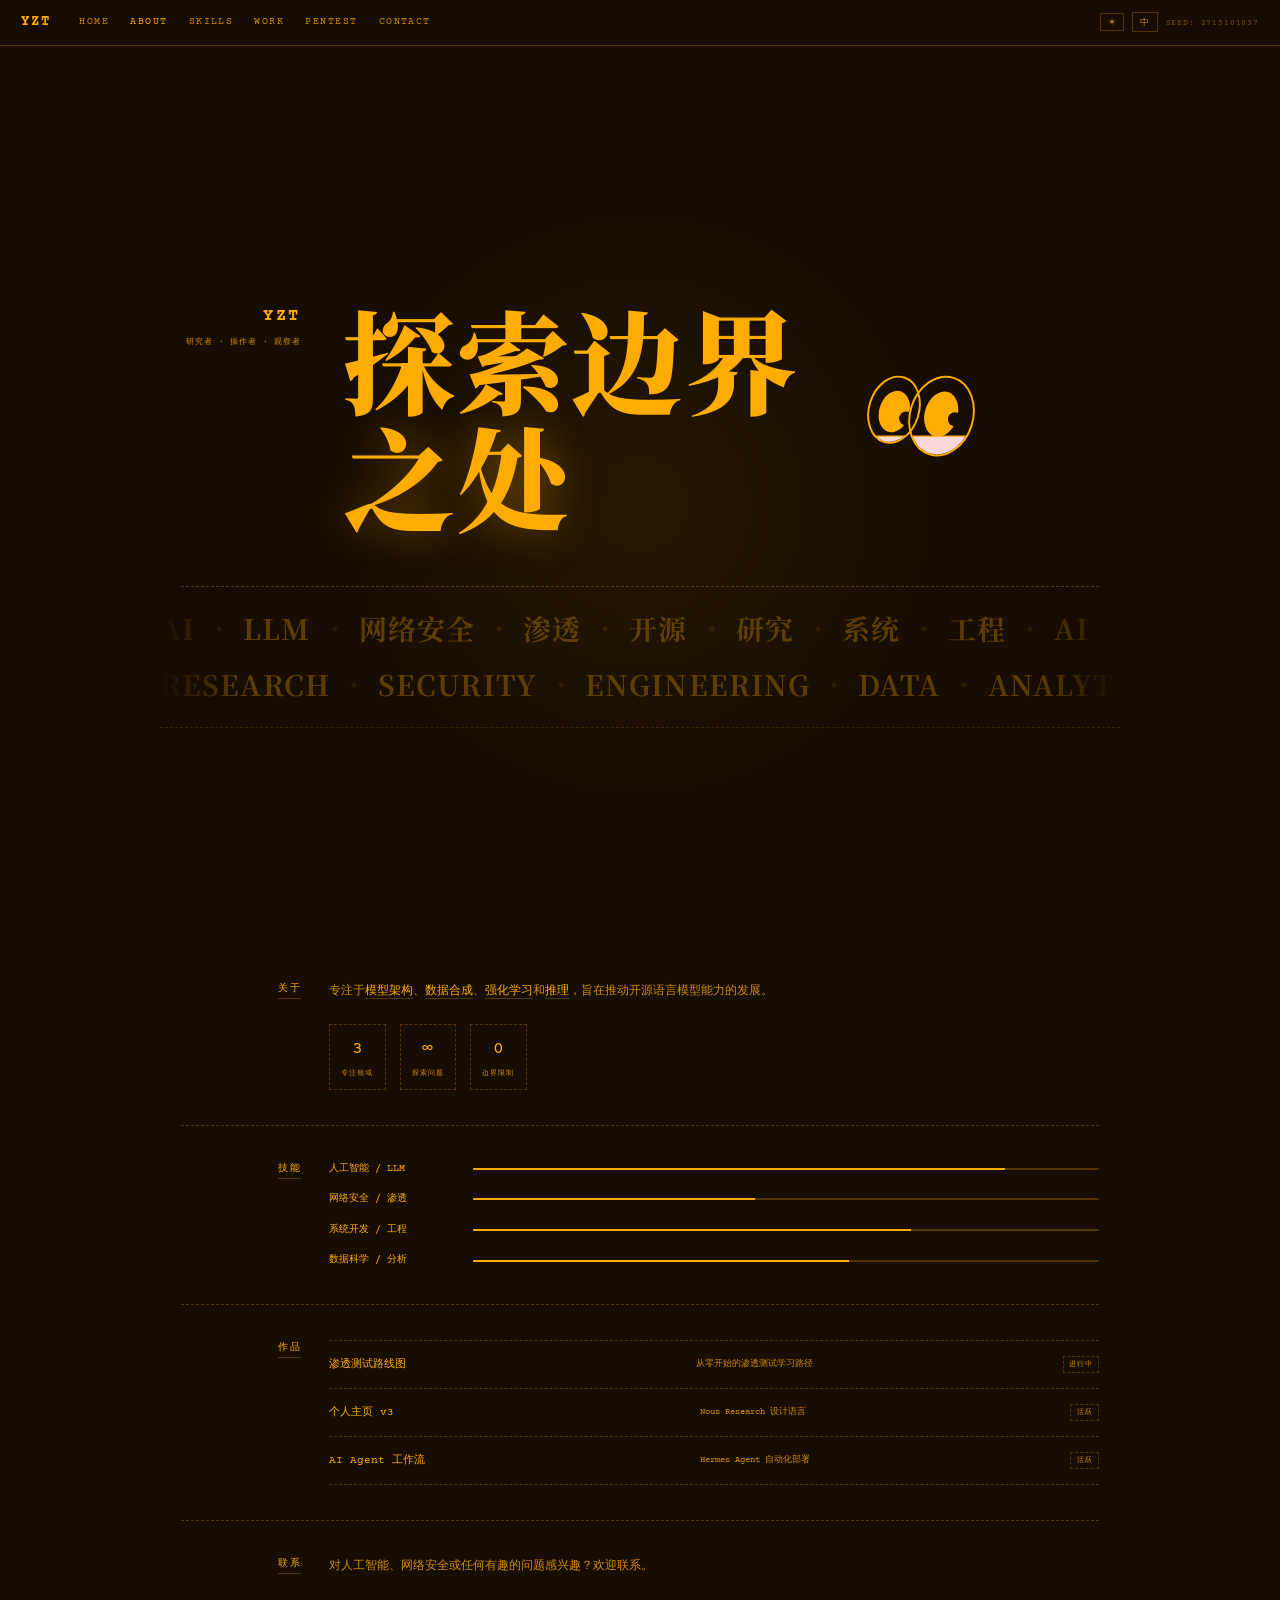
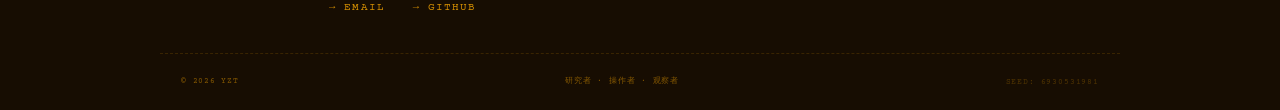
<file: index.html>
<!DOCTYPE html>
<html lang="zh">
<head>
  <meta charset="UTF-8">
  <meta name="viewport" content="width=device-width, initial-scale=1.0">
  <title>YZT</title>
  <link rel="icon" href="data:image/svg+xml,<svg xmlns='http://www.w3.org/2000/svg' viewBox='0 0 100 100'><text y='.9em' font-size='90'>◈</text></svg>">
  <link href="https://fonts.googleapis.com/css2?family=Courier+Prime:wght@400;700&display=swap" rel="stylesheet">
  <link href="https://fonts.googleapis.com/css2?family=Noto+Serif+SC:wght@400;700;900&display=swap" rel="stylesheet">
  <link href="https://fonts.googleapis.com/css2?family=Playfair+Display:wght@700;900&display=swap" rel="stylesheet">
  <link rel="stylesheet" href="style-v81.css">
</head>
<body>

  <!-- ===== 3D CUBE LOADER ===== -->
  <div class="cube-loader" id="cubeLoader">
    <div class="cube-loader__inner">
      <div class="cube-wrap">
        <div class="cube">
          <div>Y</div><div>Z</div><div>T</div><div>◈</div><div>研</div><div>究</div>
        </div>
      </div>
      <span class="cube-loader__title">YZT</span>
      <p class="cube-loader__tagline">研究者 · 操作者 · 观察者</p>
    </div>
    <div class="cube-loader__overlay" id="loaderOverlay"></div>
  </div>

  <!-- ===== CUSTOM CURSOR ===== -->
  <div class="cur-dot" id="cursorDot"></div>
  <div class="cur-ring" id="cursorRing"></div>

  <!-- ===== HEADER ===== -->
  <header class="header">
    <a href="#" class="logo">YZT</a>
    <nav class="nav" id="nav">
      <a href="#hero">HOME</a>
      <a href="#about">ABOUT</a>
      <a href="#skills">SKILLS</a>
      <a href="#work">WORK</a>
      <a href="pentest-roadmap.html">PENTEST</a>
      <a href="#contact">CONTACT</a>
    </nav>
    <div class="header-right">
      <button class="btn-toggle" id="themeToggle" title="切换主题">☀</button>
      <button class="btn-toggle" id="langToggle" title="Language">中</button>
      <span class="seed" id="headerSeed"></span>
    </div>
    <button class="hamburger" id="hamburger" aria-label="菜单">
      <span></span><span></span><span></span>
    </button>
  </header>

  <div class="progress-bar" id="progressBar"></div>

  <main class="main">
    <div class="hero-fullscreen">

      <!-- ===== HERO ===== -->
      <section class="hero-section" id="hero">
        <div class="hero-label">
          <h1 class="title glitch" data-text="YZT">YZT</h1>
          <p class="subtitle" data-zh="研究者 · 操作者 · 观察者" data-en="Researcher · Operator · Observer">研究者 · 操作者 · 观察者</p>
        </div>
        <div class="hero-content" id="heroBody">
          <div class="hero-title-row">
            <h2 class="hero-title" id="heroTitle">
              <span data-zh="探索边界" data-en="EXPLORE THE">探索边界</span>
              <span class="hero-title-hl" data-zh="之处" data-en="EDGE">之处</span>
            </h2>
            <div class="eyes-wrap" id="unseenEyes">
              <svg width="311.3" height="233.3" viewBox="0 0 311.3 233.3" xmlns="http://www.w3.org/2000/svg">
                <defs>
                  <clipPath id="clip-left"><path d="M139.5,101.5c2.5-7.8,6-14.8,10.3-21c0-0.1-0.1-0.2-0.1-0.3c-3.8-11.2-11.1-19-20.6-22c-2.8-0.9-5.6-1.3-8.5-1.3c-7,0-14.2,2.5-21,7.5C89.8,71.3,82.2,82.4,78,95.5c-4.1,13.1-4.3,26.5-0.4,37.9c3.8,11.2,11.1,19,20.6,22c9.4,3,19.9,0.8,29.5-6.1c3.5-2.5,6.7-5.6,9.6-9.1C134.6,128,135.3,114.6,139.5,101.5z"/></clipPath>
                  <clipPath id="clip-right"><path d="M206,58.9c-3.8-1.2-7.6-1.8-11.4-1.8c-21.7,0-43.6,18.2-52.2,45.3c-4.9,15.5-4.8,31.6,0.3,45.3c5.1,13.6,14.5,23.1,26.6,27c12,3.8,25.3,1.4,37.2-6.7c12.1-8.2,21.5-21.3,26.4-36.8C243,99.2,230.9,66.8,206,58.9z"/></clipPath>
                </defs>
                <ellipse transform="matrix(0.3023 -0.9532 0.9532 0.3023 -22.508 182.8248)" fill="none" stroke="#ffac02" stroke-width="3" cx="113.6" cy="106.8" rx="52.5" ry="38.8"/>
                <g clip-path="url(#clip-left)">
                  <g class="pupil-group" id="pupil-left">
                    <ellipse transform="matrix(0.2938 -0.9559 0.9559 0.2938 -24.3184 186.5732)" fill="#ffac02" cx="114.1" cy="109.7" rx="33" ry="23.5"/>
                    <circle fill="#170d02" cx="132.6" cy="120.7" r="11"/>
                  </g>
                  <rect class="eyelid eyelid-top" id="eyelid-lt" fill="#F8D8D8" stroke="#ffac02" stroke-width="2" x="62.9" y="0" width="103.2" height="55"/>
                  <rect class="eyelid eyelid-bottom" id="eyelid-lb" fill="#F8D8D8" stroke="#ffac02" stroke-width="2" x="65.1" y="148" width="89.3" height="55"/>
                </g>
                <ellipse transform="matrix(0.3023 -0.9532 0.9532 0.3023 19.5634 260.2873)" fill="none" stroke="#ffac02" stroke-width="3" cx="187.6" cy="116.8" rx="62.3" ry="49"/>
                <g clip-path="url(#clip-right)">
                  <g class="pupil-group" id="pupil-right">
                    <ellipse transform="matrix(0.2938 -0.9559 0.9559 0.2938 23.4151 259.1791)" fill="#ffac02" cx="187.1" cy="113.7" rx="35.9" ry="25.6"/>
                    <circle fill="#170d02" cx="208.6" cy="121.7" r="11"/>
                  </g>
                  <rect class="eyelid eyelid-top" id="eyelid-rt" fill="#F8D8D8" stroke="#ffac02" stroke-width="2" x="130.6" y="0" width="117.6" height="55"/>
                  <rect class="eyelid eyelid-bottom" id="eyelid-rb" fill="#F8D8D8" stroke="#ffac02" stroke-width="2" x="127.5" y="148" width="117.6" height="55"/>
                </g>
              </svg>
            </div>
        </div>
      </section>

      <!-- ===== MARQUEE ===== -->
      <div class="marquee-section">
        <div class="marquee-row marquee-left">
          <div class="marquee-track">
            <span class="marquee-word">AI</span><span class="marquee-dot">◈</span>
            <span class="marquee-word">LLM</span><span class="marquee-dot">◈</span>
            <span class="marquee-word" data-zh="网络安全" data-en="SECURITY">网络安全</span><span class="marquee-dot">◈</span>
            <span class="marquee-word" data-zh="渗透" data-en="PENTEST">渗透</span><span class="marquee-dot">◈</span>
            <span class="marquee-word" data-zh="开源" data-en="OPEN SOURCE">开源</span><span class="marquee-dot">◈</span>
            <span class="marquee-word" data-zh="研究" data-en="RESEARCH">研究</span><span class="marquee-dot">◈</span>
            <span class="marquee-word" data-zh="系统" data-en="SYSTEMS">系统</span><span class="marquee-dot">◈</span>
            <span class="marquee-word" data-zh="工程" data-en="ENGINEERING">工程</span><span class="marquee-dot">◈</span>
            <span class="marquee-word">AI</span><span class="marquee-dot">◈</span>
            <span class="marquee-word">LLM</span><span class="marquee-dot">◈</span>
            <span class="marquee-word" data-zh="网络安全" data-en="SECURITY">网络安全</span><span class="marquee-dot">◈</span>
            <span class="marquee-word" data-zh="渗透" data-en="PENTEST">渗透</span><span class="marquee-dot">◈</span>
            <span class="marquee-word" data-zh="开源" data-en="OPEN SOURCE">开源</span><span class="marquee-dot">◈</span>
            <span class="marquee-word" data-zh="研究" data-en="RESEARCH">研究</span><span class="marquee-dot">◈</span>
            <span class="marquee-word" data-zh="系统" data-en="SYSTEMS">系统</span><span class="marquee-dot">◈</span>
            <span class="marquee-word" data-zh="工程" data-en="ENGINEERING">工程</span><span class="marquee-dot">◈</span>
          </div>
        </div>
        <div class="marquee-row marquee-right">
          <div class="marquee-track">
            <span class="marquee-word">RESEARCH</span><span class="marquee-dot">◈</span>
            <span class="marquee-word">SECURITY</span><span class="marquee-dot">◈</span>
            <span class="marquee-word">ENGINEERING</span><span class="marquee-dot">◈</span>
            <span class="marquee-word">DATA</span><span class="marquee-dot">◈</span>
            <span class="marquee-word">ANALYTICS</span><span class="marquee-dot">◈</span>
            <span class="marquee-word">PENTEST</span><span class="marquee-dot">◈</span>
            <span class="marquee-word">MODELS</span><span class="marquee-dot">◈</span>
            <span class="marquee-word">推理</span><span class="marquee-dot">◈</span>
            <span class="marquee-word">RESEARCH</span><span class="marquee-dot">◈</span>
            <span class="marquee-word">SECURITY</span><span class="marquee-dot">◈</span>
            <span class="marquee-word">ENGINEERING</span><span class="marquee-dot">◈</span>
            <span class="marquee-word">DATA</span><span class="marquee-dot">◈</span>
            <span class="marquee-word">ANALYTICS</span><span class="marquee-dot">◈</span>
            <span class="marquee-word">PENTEST</span><span class="marquee-dot">◈</span>
            <span class="marquee-word">MODELS</span><span class="marquee-dot">◈</span>
            <span class="marquee-word">推理</span><span class="marquee-dot">◈</span>
          </div>
        </div>
      </div>
    </div>

    <!-- ===== ABOUT ===== -->
    <section class="grid" id="about">
      <div class="cell cell-label">
        <h2 class="section-title" data-zh="关于" data-en="ABOUT">关于</h2>
      </div>
      <div class="cell cell-body">
        <p class="body-text" data-zh="专注于<span class=&quot;hl&quot;>模型架构</span>、<span class=&quot;hl&quot;>数据合成</span>、<span class=&quot;hl&quot;>强化学习</span>和<span class=&quot;hl&quot;>推理</span>，旨在推动开源语言模型能力的发展。" data-en="Focused on <span class=&quot;hl&quot;>model architecture</span>, <span class=&quot;hl&quot;>data synthesis</span>, <span class=&quot;hl&quot;>reinforcement learning</span>, and <span class=&quot;hl&quot;>reasoning</span>, aiming to advance open-source language model capabilities.">
          专注于<span class="hl">模型架构</span>、<span class="hl">数据合成</span>、<span class="hl">强化学习</span>和<span class="hl">推理</span>，旨在推动开源语言模型能力的发展。
        </p>
        <div class="stats">
          <div class="stat border-glow"><span class="stat-num">3</span><span class="stat-label" data-zh="专注领域" data-en="FOCUS AREAS">专注领域</span></div>
          <div class="stat border-glow"><span class="stat-num">∞</span><span class="stat-label" data-zh="探索问题" data-en="QUESTIONS">探索问题</span></div>
          <div class="stat border-glow"><span class="stat-num">0</span><span class="stat-label" data-zh="边界限制" data-en="LIMITS">边界限制</span></div>
        </div>
      </div>
    </section>

    <!-- ===== SKILLS ===== -->
    <section class="grid" id="skills">
      <div class="cell cell-label">
        <h2 class="section-title" data-zh="技能" data-en="SKILLS">技能</h2>
      </div>
      <div class="cell cell-body">
        <div class="skill-list">
          <div class="skill-row">
            <span class="skill-name" data-zh="人工智能 / LLM" data-en="AI / LLM">人工智能 / LLM</span>
            <span class="skill-bar"><span style="width:85%"></span></span>
          </div>
          <div class="skill-row">
            <span class="skill-name" data-zh="网络安全 / 渗透" data-en="Security / Pentest">网络安全 / 渗透</span>
            <span class="skill-bar"><span style="width:45%"></span></span>
          </div>
          <div class="skill-row">
            <span class="skill-name" data-zh="系统开发 / 工程" data-en="Systems / Engineering">系统开发 / 工程</span>
            <span class="skill-bar"><span style="width:70%"></span></span>
          </div>
          <div class="skill-row">
            <span class="skill-name" data-zh="数据科学 / 分析" data-en="Data Science / Analytics">数据科学 / 分析</span>
            <span class="skill-bar"><span style="width:60%"></span></span>
          </div>
        </div>
      </div>
    </section>

    <!-- ===== WORK ===== -->
    <section class="grid" id="work">
      <div class="cell cell-label">
        <h2 class="section-title" data-zh="作品" data-en="WORK">作品</h2>
      </div>
      <div class="cell cell-body">
        <div class="work-list">
          <a class="work-item" href="pentest-roadmap.html">
            <span class="work-name" data-zh="渗透测试路线图" data-en="Pentest Roadmap">渗透测试路线图</span>
            <span class="work-desc" data-zh="从零开始的渗透测试学习路径" data-en="Pentest learning path from zero">从零开始的渗透测试学习路径</span>
            <span class="badge" data-zh="进行中" data-en="WIP">进行中</span>
          </a>
          <a class="work-item" href="#">
            <span class="work-name" data-zh="个人主页 v3" data-en="Homepage v3">个人主页 v3</span>
            <span class="work-desc" data-zh="Nous Research 设计语言" data-en="Nous Research design language">Nous Research 设计语言</span>
            <span class="badge" data-zh="活跃" data-en="ACTIVE">活跃</span>
          </a>
          <a class="work-item" href="#">
            <span class="work-name" data-zh="AI Agent 工作流" data-en="AI Agent Workflow">AI Agent 工作流</span>
            <span class="work-desc" data-zh="Hermes Agent 自动化部署" data-en="Hermes Agent automation">Hermes Agent 自动化部署</span>
            <span class="badge" data-zh="活跃" data-en="ACTIVE">活跃</span>
          </a>
        </div>
      </div>
    </section>

    <!-- ===== CONTACT ===== -->
    <section class="grid" id="contact">
      <div class="cell cell-label">
        <h2 class="section-title" data-zh="联系" data-en="CONTACT">联系</h2>
      </div>
      <div class="cell cell-body">
        <p class="body-text" data-zh="对人工智能、网络安全或任何有趣的问题感兴趣？欢迎联系。" data-en="Interested in AI, cybersecurity, or any interesting problems? Feel free to reach out.">对人工智能、网络安全或任何有趣的问题感兴趣？欢迎联系。</p>
        <div class="links">
          <a href="mailto:yzt0000@outlook.com" class="link-item">→ EMAIL</a>
          <a href="https://github.com/314xxx" class="link-item" target="_blank">→ GITHUB</a>
        </div>
      </div>
    </section>
  </main>

  <footer class="footer">
    <span>© 2026 YZT</span>
    <span data-zh="研究者 · 操作者 · 观察者" data-en="Researcher · Operator · Observer">研究者 · 操作者 · 观察者</span>
    <span class="seed" id="footerSeed"></span>
  </footer>

  <script src="script-v81.js"></script>
</body>
</html>
</file>
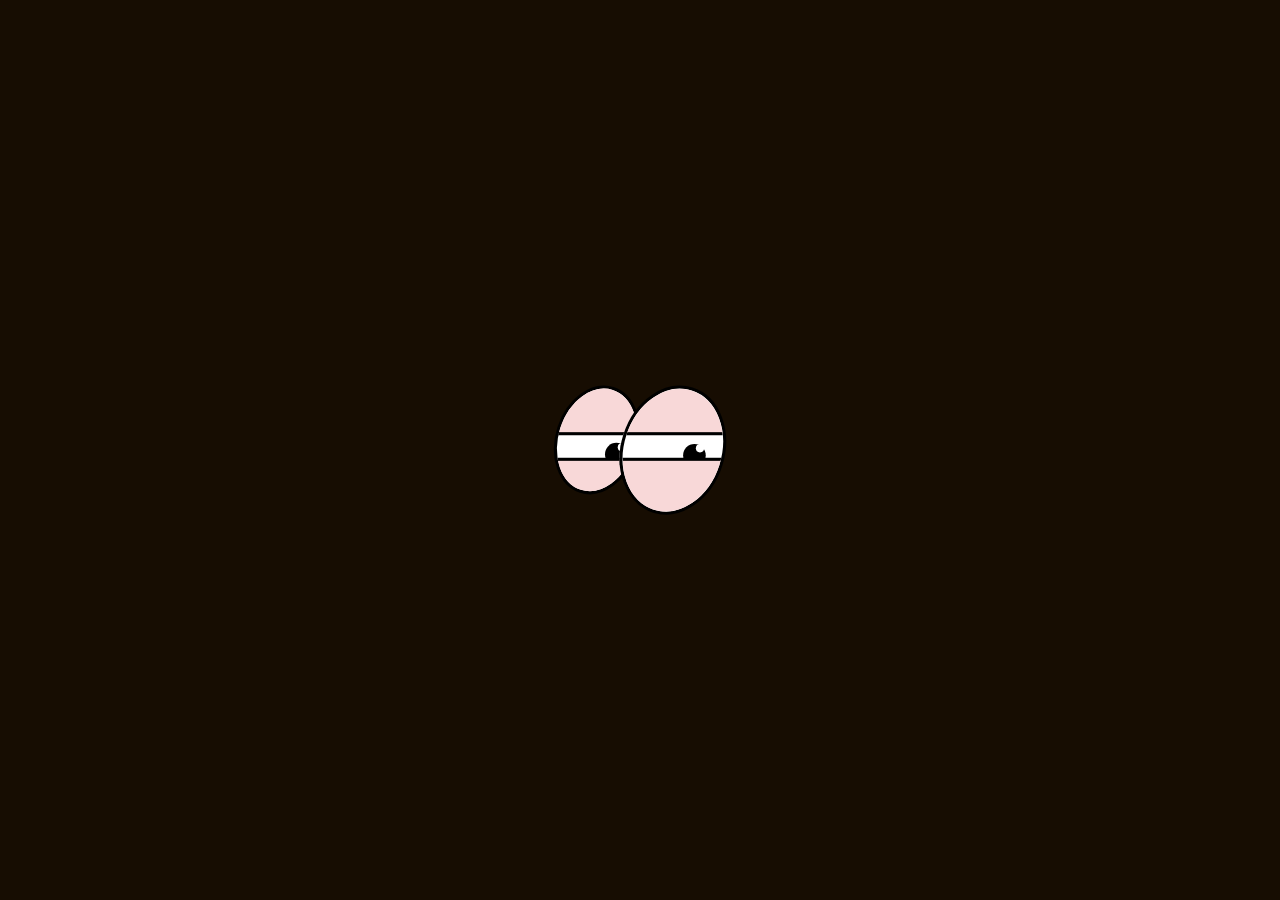
<file: eyes-demo.html>
<!DOCTYPE html>
<html lang="zh">
<head>
<meta charset="UTF-8">
<title>Unseen Eyes Demo</title>
<style>
  * { margin: 0; padding: 0; box-sizing: border-box; }
  body { background: #170d02; display: flex; align-items: center; justify-content: center; min-height: 100vh; }

  .eyes-container {
    width: 320px; height: 240px;
    transform: scale(0);
    animation: eyes-enter 1s cubic-bezier(0.34, 1.56, 0.64, 1) 0.5s forwards;
  }
  @keyframes eyes-enter {
    to { transform: scale(1); }
  }

  .eyes-svg { width: 100%; height: 100%; }

  /* Eyelid animations */
  .eyelid { transition: transform 0.15s ease-in-out; }
  .eyelid-top { transform-origin: center top; }
  .eyelid-bottom { transform-origin: center bottom; }

  /* Blink state */
  .blinking .eyelid-top { transform: translateY(60px); }
  .blinking .eyelid-bottom { transform: translateY(-50px); }

  /* Heart hidden by default */
  .heart { opacity: 0; transition: opacity 0.3s; }
  .heart.visible { opacity: 1; }

  /* Pupil group transition */
  .pupil-group { transition: transform 0.08s ease-out; }
</style>
</head>
<body>

<div class="eyes-container">
  <svg class="eyes-svg" viewBox="0 0 311.3 233.3" xmlns="http://www.w3.org/2000/svg">
    <defs>
      <!-- clipPath for left eye -->
      <clipPath id="clip-left">
        <path d="M139.5,101.5c2.5-7.8,6-14.8,10.3-21c0-0.1-0.1-0.2-0.1-0.3c-3.8-11.2-11.1-19-20.6-22c-2.8-0.9-5.6-1.3-8.5-1.3c-7,0-14.2,2.5-21,7.5C89.8,71.3,82.2,82.4,78,95.5c-4.1,13.1-4.3,26.5-0.4,37.9c3.8,11.2,11.1,19,20.6,22c9.4,3,19.9,0.8,29.5-6.1c3.5-2.5,6.7-5.6,9.6-9.1C134.6,128,135.3,114.6,139.5,101.5z"/>
      </clipPath>
      <!-- clipPath for right eye -->
      <clipPath id="clip-right">
        <path d="M206,58.9c-3.8-1.2-7.6-1.8-11.4-1.8c-21.7,0-43.6,18.2-52.2,45.3c-4.9,15.5-4.8,31.6,0.3,45.3c5.1,13.6,14.5,23.1,26.6,27c12,3.8,25.3,1.4,37.2-6.7c12.1-8.2,21.5-21.3,26.4-36.8C243,99.2,230.9,66.8,206,58.9z"/>
      </clipPath>
    </defs>

    <!-- ===== LEFT EYE ===== -->
    <!-- Eye white outline -->
    <ellipse transform="matrix(0.3023 -0.9532 0.9532 0.3023 -22.508 182.8248)"
      fill="#fff" stroke="#000" stroke-width="3" cx="113.6" cy="106.8" rx="52.5" ry="38.8"/>

    <g clip-path="url(#clip-left)">
      <!-- Pupil group (moves with mouse) -->
      <g class="pupil-group" id="pupil-left">
        <!-- Iris -->
        <ellipse transform="matrix(0.2938 -0.9559 0.9559 0.2938 -24.3184 186.5732)"
          fill="#fff" cx="114.1" cy="109.7" rx="33" ry="23.5"/>
        <!-- Pupil (dark) -->
        <circle fill="#000" cx="132.6" cy="120.7" r="11"/>
        <!-- Highlight -->
        <circle fill="#fff" cx="138" cy="114" r="4"/>
      </g>
      <!-- Heart (hidden, shows on hover) -->
      <path class="heart" id="heart-left" fill="#FF4E1B"
        d="M131.8,98.8c-0.9-2.8-3-5.3-5.8-6.2c-4.1-1.3-9.1,1.2-11.5,4.6c-1.5,2.1-2.1,4.6-2.9,7c-0.2,0.8-0.8,4-1.8,2.2c-2.2-3.7-6.4-6.2-10.7-4.7c-3.2,1.1-5.2,4.3-5.9,7.4c-1,5,1.4,9.9,4.9,13.4c2.6,2.6,5.7,4.6,8.9,6.5c1.7,1,3.6,1.7,5.2,2.8c1.4,1,4.1,5.8,5.4,3.1c1.1-2.4,1.6-5.1,3-7.4c1.5-2.6,3.4-5,5.1-7.5c3.3-4.7,6.8-9.8,6.9-15.8C132.7,102.5,132.5,100.6,131.8,98.8z"/>
      <!-- Eyelids -->
      <rect class="eyelid eyelid-top" id="eyelid-left-top" fill="#F8D8D8" stroke="#000" stroke-width="3"
        x="62.9" y="22.3" width="103.2" height="78.5"/>
      <rect class="eyelid eyelid-bottom" id="eyelid-left-bottom" fill="#F8D8D8" stroke="#000" stroke-width="3"
        x="65.1" y="125.7" width="89.3" height="78.5"/>
    </g>

    <!-- ===== RIGHT EYE ===== -->
    <!-- Eye white outline -->
    <ellipse transform="matrix(0.3023 -0.9532 0.9532 0.3023 19.5634 260.2873)"
      fill="#fff" stroke="#000" stroke-width="3" cx="187.6" cy="116.8" rx="62.3" ry="49"/>

    <g clip-path="url(#clip-right)">
      <!-- Pupil group (moves with mouse) -->
      <g class="pupil-group" id="pupil-right">
        <!-- Iris -->
        <ellipse transform="matrix(0.2938 -0.9559 0.9559 0.2938 23.4151 259.1791)"
          fill="#fff" cx="187.1" cy="113.7" rx="35.9" ry="25.6"/>
        <!-- Pupil (dark) -->
        <circle fill="#000" cx="208.6" cy="121.7" r="11"/>
        <!-- Highlight -->
        <circle fill="#fff" cx="214" cy="115" r="4"/>
      </g>
      <!-- Heart (hidden, shows on hover) -->
      <path class="heart" id="heart-right" fill="#FF4E1B"
        d="M158.8,104.8c0.1-7,5.7-13.4,13.1-12.3c2.6,0.4,4.9,1.7,6.8,3.4c1.2,1.1,4,7.1,5.5,4.2c2.4-4.8,7.4-9,12.8-9.9c6.5-1.1,11.6,3.8,12.9,9.9c1.6,7.7-3.9,14.6-8.8,19.9c-5.7,6.1-12.8,11.8-15.3,20c-1.5,4.8-3.8-0.8-5.1-2.8c-1.7-2.6-4-4.7-6.3-6.7c-4.7-4.3-10-8.5-12.9-14.3C160,113,158.8,108.8,158.8,104.8z"/>
      <!-- Eyelids -->
      <rect class="eyelid eyelid-top" id="eyelid-right-top" fill="#F8D8D8" stroke="#000" stroke-width="3"
        x="130.6" y="22.3" width="117.6" height="78.5"/>
      <rect class="eyelid eyelid-bottom" id="eyelid-right-bottom" fill="#F8D8D8" stroke="#000" stroke-width="3"
        x="127.5" y="125.7" width="117.6" height="78.5"/>
    </g>
  </svg>
</div>

<script>
(function() {
  var pupilL = document.getElementById('pupil-left');
  var pupilR = document.getElementById('pupil-right');
  var heartL = document.getElementById('heart-left');
  var heartR = document.getElementById('heart-right');
  var eyelidLT = document.getElementById('eyelid-left-top');
  var eyelidLB = document.getElementById('eyelid-left-bottom');
  var eyelidRT = document.getElementById('eyelid-right-top');
  var eyelidRB = document.getElementById('eyelid-right-bottom');
  var container = document.querySelector('.eyes-container');

  // Eye centers (from SVG)
  var leftCenter = { x: 132.6, y: 120.7 };
  var rightCenter = { x: 208.6, y: 121.7 };
  var maxMove = 12;

  // Mouse tracking
  var mouseX = 0.5, mouseY = 0.5;

  document.addEventListener('mousemove', function(e) {
    mouseX = e.clientX / window.innerWidth;
    mouseY = e.clientY / window.innerHeight;
  });

  // Pupil follow mouse
  function updatePupils() {
    var dx = (mouseX - 0.5) * 2;
    var dy = (mouseY - 0.5) * 2;
    var tx = dx * maxMove;
    var ty = dy * maxMove;
    pupilL.setAttribute('transform', 'translate(' + tx + ',' + ty + ')');
    pupilR.setAttribute('transform', 'translate(' + tx + ',' + ty + ')');
    requestAnimationFrame(updatePupils);
  }
  updatePupils();

  // Auto blink
  function blink() {
    // Close eyes
    eyelidLT.style.transform = 'translateY(60px)';
    eyelidLB.style.transform = 'translateY(-50px)';
    eyelidRT.style.transform = 'translateY(60px)';
    eyelidRB.style.transform = 'translateY(-50px)';

    // Open eyes after 150ms
    setTimeout(function() {
      eyelidLT.style.transform = 'translateY(0)';
      eyelidLB.style.transform = 'translateY(0)';
      eyelidRT.style.transform = 'translateY(0)';
      eyelidRB.style.transform = 'translateY(0)';
    }, 150);

    // Next blink in 3-5 seconds
    setTimeout(blink, 3000 + Math.random() * 2000);
  }
  // Start blinking after 2 seconds
  setTimeout(blink, 2000);

  // Heart on hover
  container.addEventListener('mouseenter', function() {
    heartL.classList.add('visible');
    heartR.classList.add('visible');
    pupilL.style.opacity = '0';
    pupilR.style.opacity = '0';
  });

  container.addEventListener('mouseleave', function() {
    heartL.classList.remove('visible');
    heartR.classList.remove('visible');
    pupilL.style.opacity = '1';
    pupilR.style.opacity = '1';
  });
})();
</script>

</body>
</html>
</file>
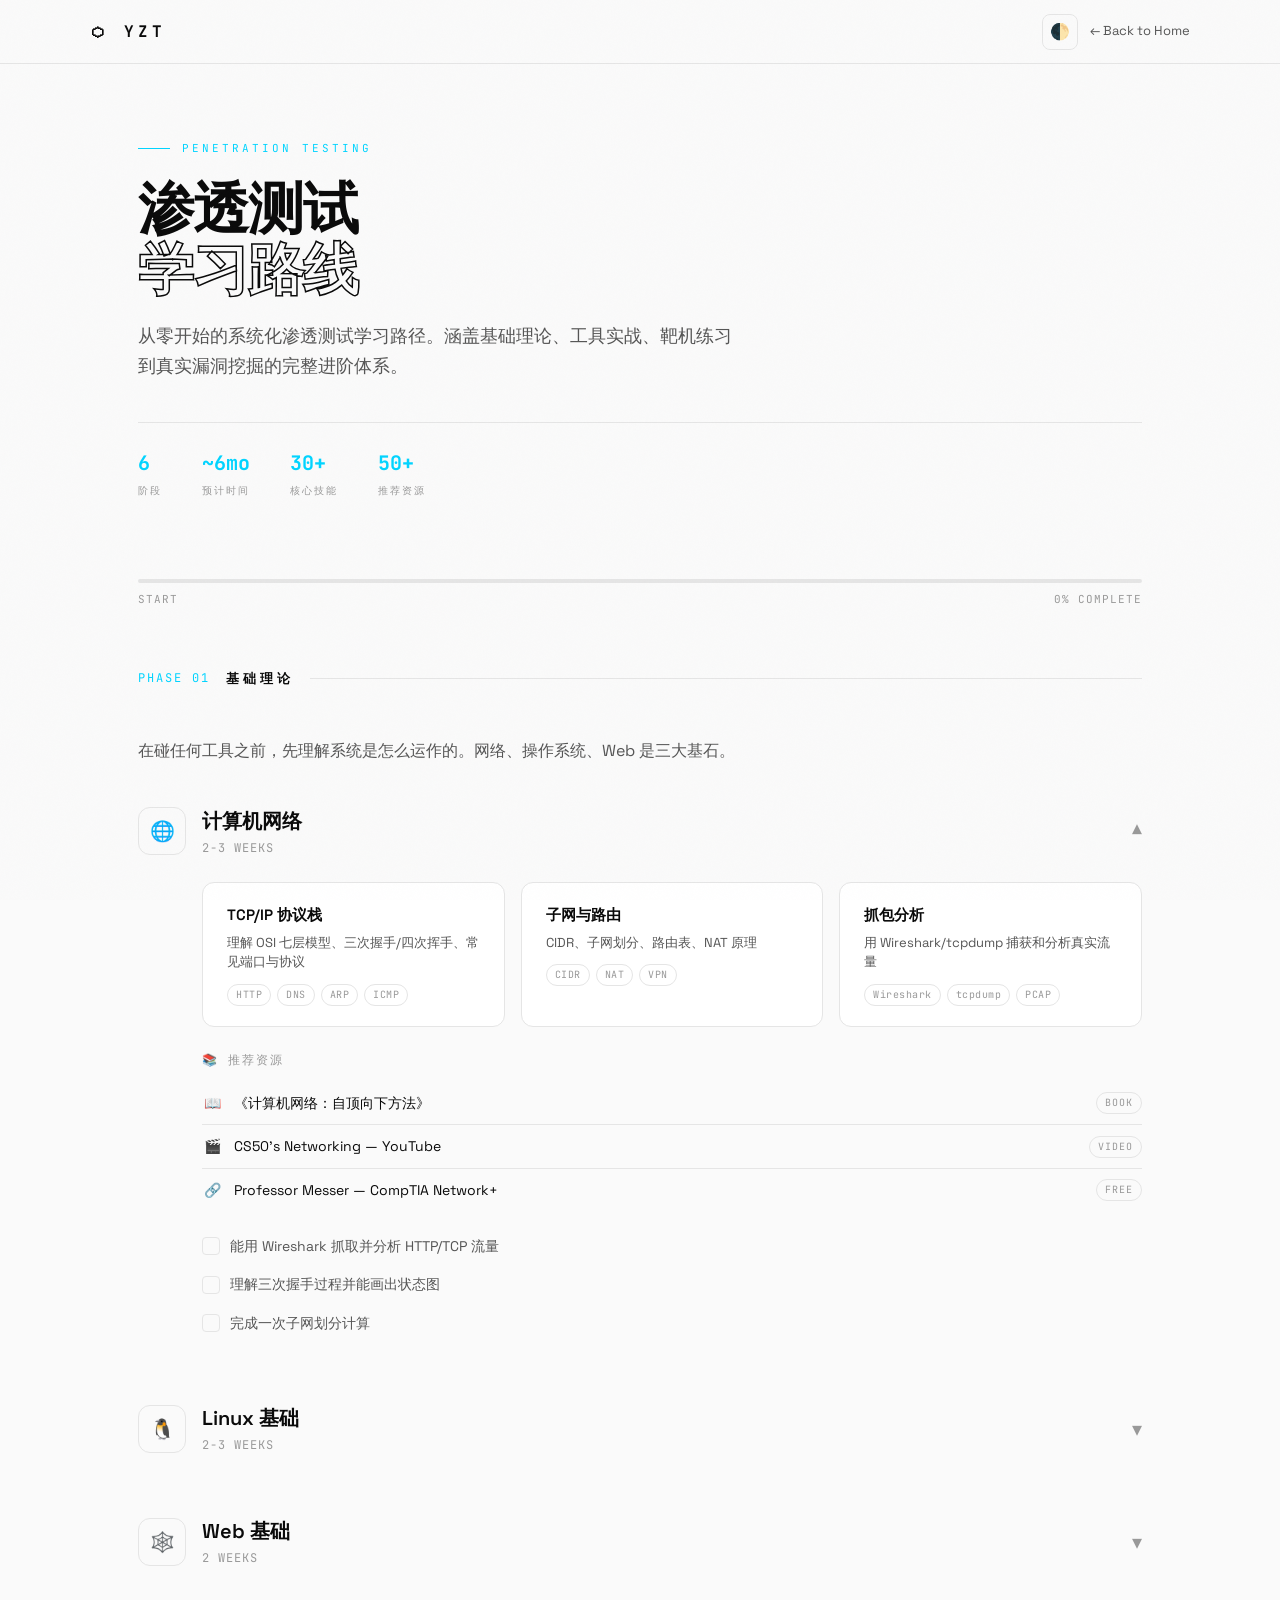
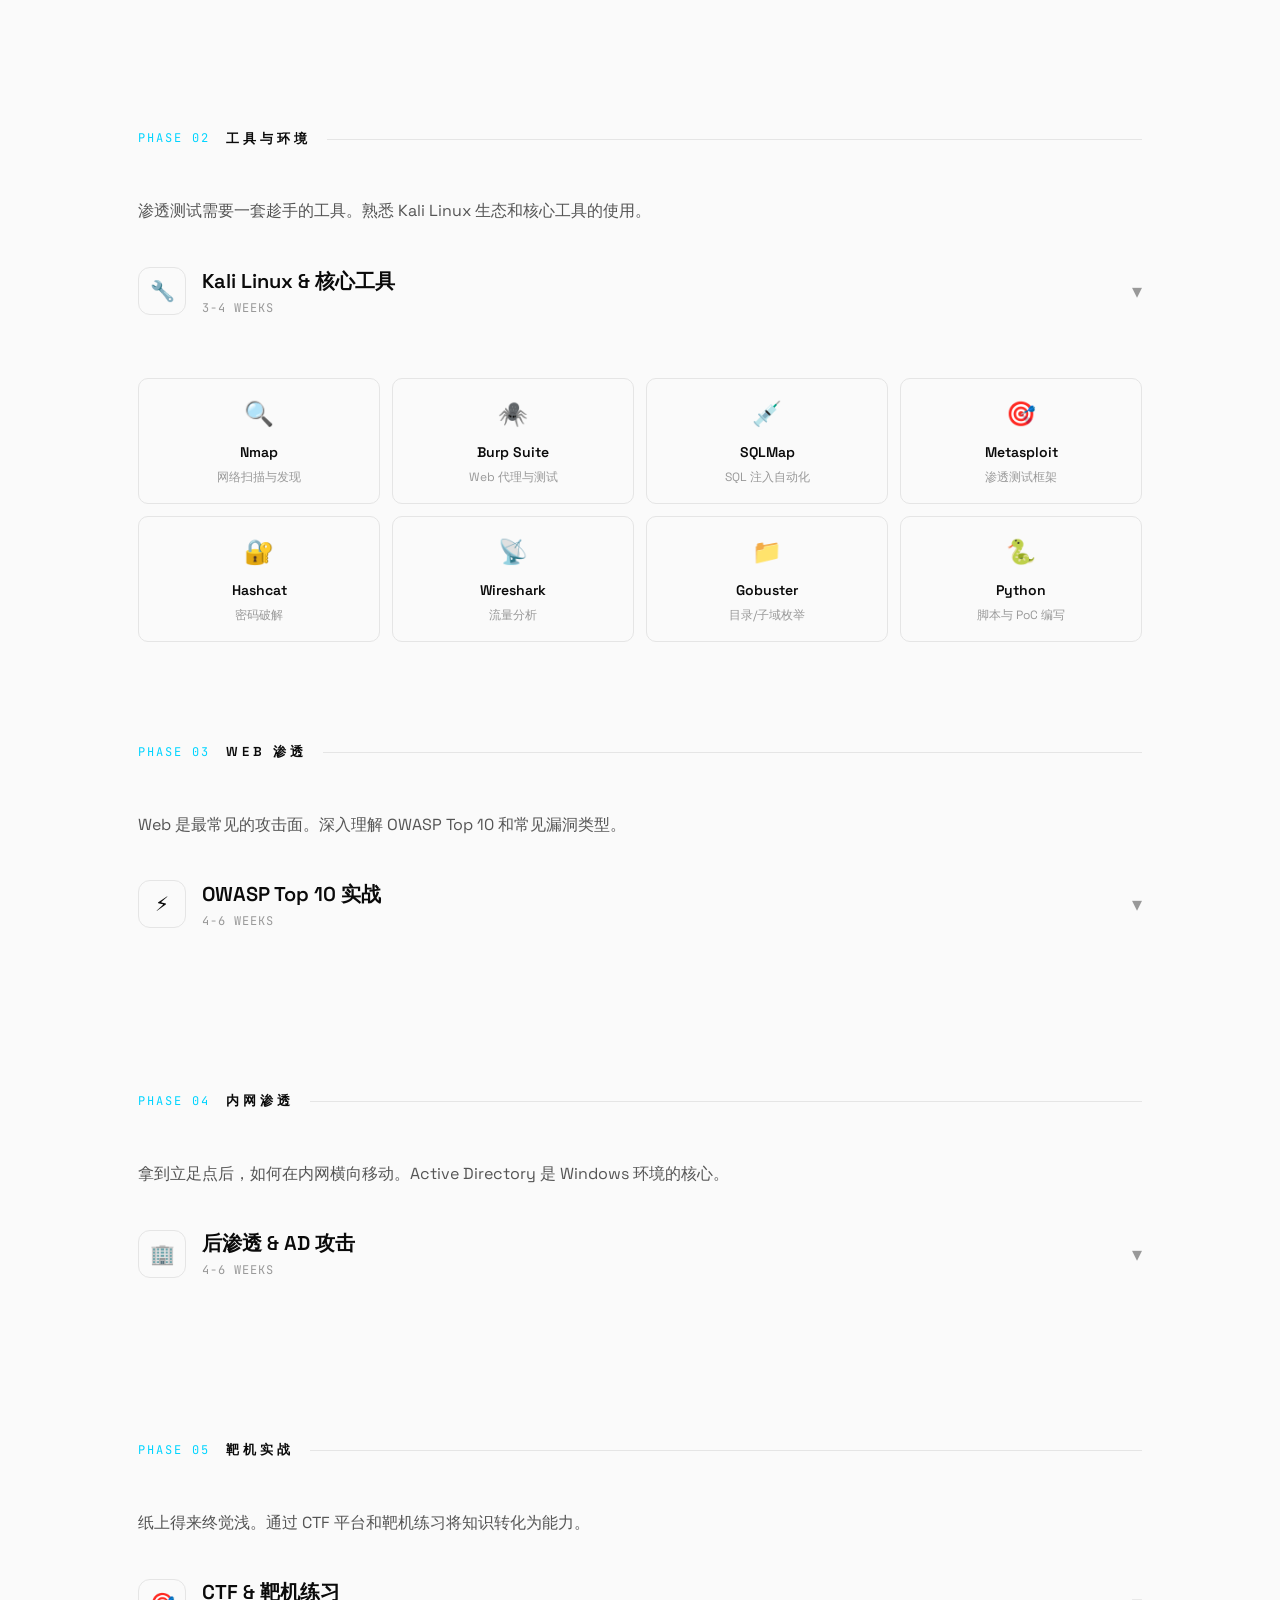
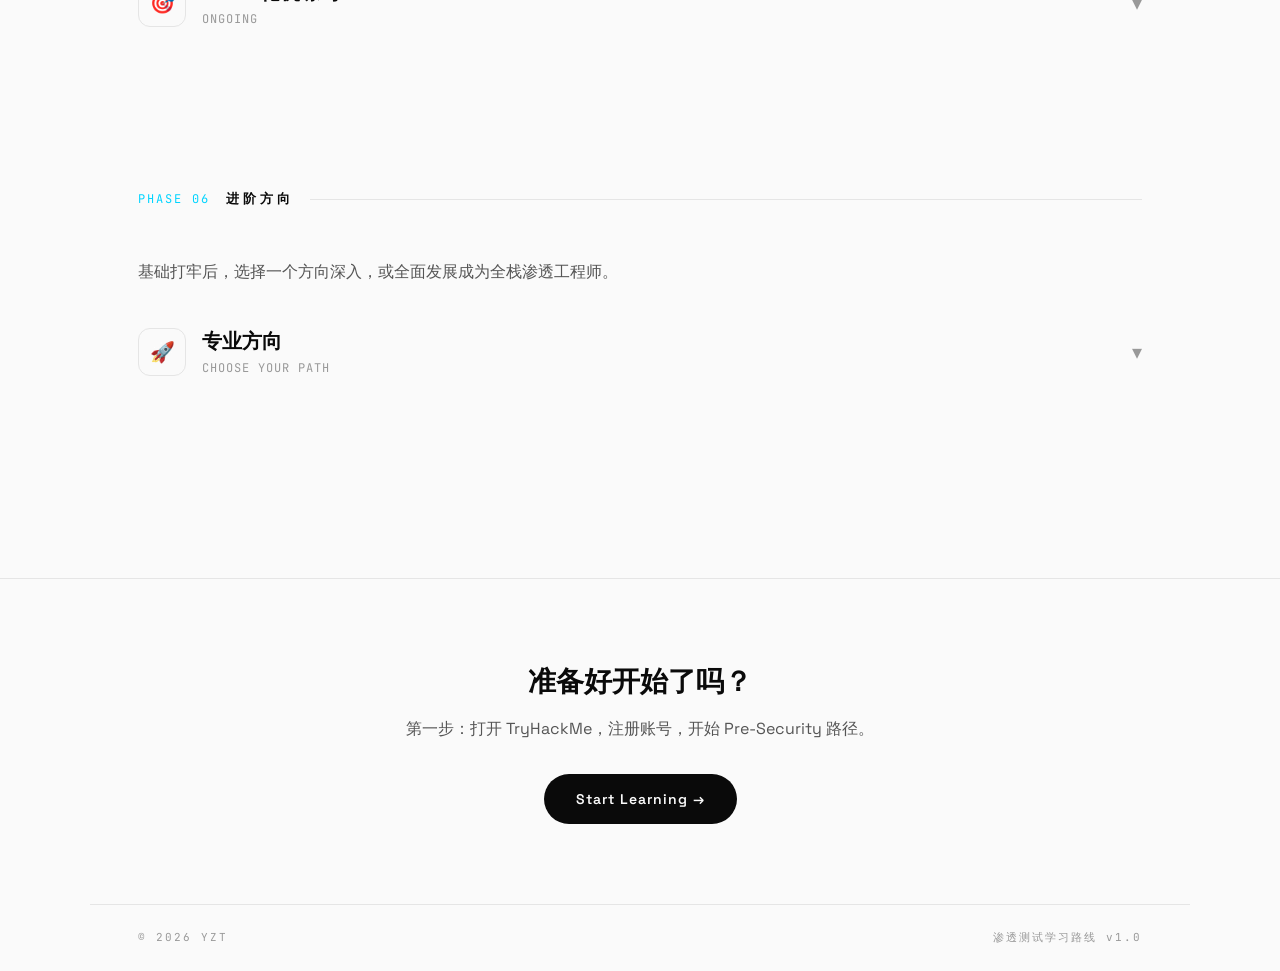
<file: pentest-roadmap.html>
<!DOCTYPE html>
<html lang="zh-CN" data-theme="light">
<head>
  <meta charset="UTF-8">
  <meta name="viewport" content="width=device-width, initial-scale=1.0">
  <title>渗透测试学习路线 | YZT</title>
  <link rel="icon" href="data:image/svg+xml,<svg xmlns='http://www.w3.org/2000/svg' viewBox='0 0 100 100'><text y='.9em' font-size='90'>⬡</text></svg>">
  <link href="https://fonts.googleapis.com/css2?family=Space+Grotesk:wght@300;400;500;600;700&family=JetBrains+Mono:ital,wght@0,300;0,400;0,500;1,300&display=swap" rel="stylesheet">
  <style>
    :root, [data-theme="light"] {
      --bg: #fafafa; --bg-alt: #f2f2f2; --bg-dark: #0a0a14;
      --text: #0a0a0a; --text-2: #555; --text-3: #999;
      --accent: #00d4ff; --accent2: #7b61ff; --accent3: #ff6b6b;
      --green: #00ff88; --border: #e5e5e5; --card: #fff;
      --nav-bg: rgba(250,250,250,0.8);
      --mono: 'JetBrains Mono', monospace;
      --sans: 'Space Grotesk', system-ui, sans-serif;
      --ease: cubic-bezier(0.16, 1, 0.3, 1);
    }
    [data-theme="dark"] {
      --bg: #0a0a0f; --bg-alt: #14141f; --bg-dark: #0a0a14;
      --text: #e8e8e8; --text-2: #999; --text-3: #666;
      --accent: #00d4ff; --accent2: #7b61ff; --accent3: #ff6b6b;
      --green: #00ff88; --border: #222238; --card: #16162a;
      --nav-bg: rgba(10,10,15,0.8);
      --mono: 'JetBrains Mono', monospace;
      --sans: 'Space Grotesk', system-ui, sans-serif;
      --ease: cubic-bezier(0.16, 1, 0.3, 1);
    }
    * { margin: 0; padding: 0; box-sizing: border-box; }
    html { scroll-behavior: smooth; }
    body {
      font-family: var(--sans); background: var(--bg); color: var(--text);
      -webkit-font-smoothing: antialiased; line-height: 1.6;
    }
    ::selection { background: var(--accent); color: #000; }

    /* Noise */
    body::after {
      content: ''; position: fixed; inset: 0; z-index: 99999; pointer-events: none;
      opacity: 0.02;
      background-image: url("data:image/svg+xml,%3Csvg viewBox='0 0 256 256' xmlns='http://www.w3.org/2000/svg'%3E%3Cfilter id='n'%3E%3CfeTurbulence type='fractalNoise' baseFrequency='0.85' numOctaves='4' stitchTiles='stitch'/%3E%3C/filter%3E%3Crect width='100%25' height='100%25' filter='url(%23n)'/%3E%3C/svg%3E");
      background-size: 128px;
    }

    /* Nav */
    .nav {
      position: fixed; top: 0; left: 0; right: 0; z-index: 10000;
      padding: 0 48px; height: 64px; display: flex; align-items: center;
      backdrop-filter: blur(20px); background: var(--nav-bg);
      border-bottom: 1px solid var(--border);
    }
    .nav-inner { max-width: 1100px; margin: 0 auto; width: 100%; display: flex; align-items: center; justify-content: space-between; }
    .nav-logo { font-family: var(--mono); font-size: 16px; font-weight: 700; letter-spacing: 4px; color: var(--text); text-decoration: none; }
    .nav-back { font-size: 13px; color: var(--text-2); text-decoration: none; display: flex; align-items: center; gap: 6px; transition: color 0.2s; }
    .nav-back:hover { color: var(--accent); }

    /* Hero */
    .hero {
      padding: 140px 48px 80px; max-width: 1100px; margin: 0 auto;
    }
    .hero-label { display: flex; align-items: center; gap: 12px; margin-bottom: 20px; }
    .hero-label-line { width: 32px; height: 1px; background: var(--accent); }
    .hero-label-text { font-family: var(--mono); font-size: 11px; letter-spacing: 3px; color: var(--accent); text-transform: uppercase; }
    .hero h1 { font-size: clamp(36px, 5vw, 56px); font-weight: 700; letter-spacing: -1px; line-height: 1.1; margin-bottom: 20px; }
    .hero h1 .accent { color: transparent; -webkit-text-stroke: 1.5px var(--text); }
    .hero p { font-size: 18px; color: var(--text-2); max-width: 600px; line-height: 1.7; }
    .hero-stats { display: flex; gap: 40px; margin-top: 40px; padding-top: 24px; border-top: 1px solid var(--border); }
    .hero-stat { display: flex; flex-direction: column; gap: 4px; }
    .hero-stat-val { font-family: var(--mono); font-size: 20px; font-weight: 700; color: var(--accent); }
    .hero-stat-label { font-family: var(--mono); font-size: 10px; letter-spacing: 2px; color: var(--text-3); text-transform: uppercase; }

    /* Progress tracker */
    .progress-bar { max-width: 1100px; margin: 0 auto 60px; padding: 0 48px; }
    .progress-track { height: 4px; background: var(--border); border-radius: 4px; overflow: hidden; position: relative; }
    .progress-fill { height: 100%; width: 0%; background: linear-gradient(90deg, var(--accent), var(--accent2)); border-radius: 4px; transition: width 1.5s var(--ease); }
    .progress-label { display: flex; justify-content: space-between; margin-top: 8px; }
    .progress-label span { font-family: var(--mono); font-size: 11px; color: var(--text-3); letter-spacing: 1px; }

    /* Sections */
    .section { max-width: 1100px; margin: 0 auto; padding: 0 48px 100px; }
    .section-header { display: flex; align-items: center; gap: 16px; margin-bottom: 48px; }
    .section-num { font-family: var(--mono); font-size: 12px; color: var(--accent); letter-spacing: 2px; }
    .section-title { font-size: 13px; font-weight: 600; letter-spacing: 4px; text-transform: uppercase; }
    .section-line { flex: 1; height: 1px; background: var(--border); }
    .section-desc { font-size: 16px; color: var(--text-2); margin-bottom: 40px; max-width: 700px; line-height: 1.7; }

    /* Phase cards */
    .phase { margin-bottom: 60px; }
    .phase-header { display: flex; align-items: center; gap: 16px; margin-bottom: 24px; cursor: pointer; }
    .phase-icon { width: 48px; height: 48px; border-radius: 12px; display: flex; align-items: center; justify-content: center; font-size: 20px; border: 1px solid var(--border); transition: all 0.3s; }
    .phase-header:hover .phase-icon { border-color: var(--accent); background: rgba(0,212,255,0.05); }
    .phase-info { flex: 1; }
    .phase-name { font-size: 20px; font-weight: 600; margin-bottom: 2px; }
    .phase-time { font-family: var(--mono); font-size: 12px; color: var(--text-3); letter-spacing: 1px; }
    .phase-toggle { font-size: 20px; color: var(--text-3); transition: transform 0.3s; }
    .phase.open .phase-toggle { transform: rotate(180deg); }
    .phase-body { padding-left: 64px; display: none; }
    .phase.open .phase-body { display: block; }

    /* Topic cards */
    .topics { display: grid; grid-template-columns: repeat(auto-fill, minmax(280px, 1fr)); gap: 16px; margin-bottom: 24px; }
    .topic { padding: 20px 24px; border: 1px solid var(--border); border-radius: 12px; background: var(--card); transition: all 0.3s var(--ease); position: relative; overflow: hidden; }
    .topic::before { content: ''; position: absolute; top: 0; left: 0; width: 3px; height: 100%; background: var(--accent); transform: scaleY(0); transition: transform 0.3s; transform-origin: top; }
    .topic:hover { border-color: var(--accent); transform: translateY(-2px); box-shadow: 0 8px 24px rgba(0,212,255,0.06); }
    .topic:hover::before { transform: scaleY(1); }
    .topic-name { font-size: 15px; font-weight: 600; margin-bottom: 6px; }
    .topic-desc { font-size: 13px; color: var(--text-2); line-height: 1.5; margin-bottom: 12px; }
    .topic-tags { display: flex; flex-wrap: wrap; gap: 6px; }
    .topic-tag { font-family: var(--mono); font-size: 10px; letter-spacing: 0.5px; padding: 2px 8px; border: 1px solid var(--border); border-radius: 100px; color: var(--text-3); }
    .topic:hover .topic-tag { border-color: var(--accent); color: var(--accent); }

    /* Resource list */
    .resources { margin-top: 20px; }
    .resources-title { font-family: var(--mono); font-size: 12px; letter-spacing: 2px; color: var(--text-3); margin-bottom: 12px; text-transform: uppercase; }
    .resource { display: flex; align-items: center; gap: 12px; padding: 10px 0; border-bottom: 1px solid var(--border); transition: all 0.2s; }
    .resource:last-child { border-bottom: none; }
    .resource:hover { padding-left: 8px; }
    .resource-icon { font-size: 14px; color: var(--accent); width: 20px; text-align: center; }
    .resource-name { font-size: 14px; flex: 1; }
    .resource-type { font-family: var(--mono); font-size: 10px; letter-spacing: 1px; padding: 2px 8px; border: 1px solid var(--border); border-radius: 100px; color: var(--text-3); }

    /* Checklist */
    .checklist { margin-top: 16px; }
    .check-item { display: flex; align-items: center; gap: 10px; padding: 8px 0; cursor: pointer; user-select: none; }
    .check-box { width: 18px; height: 18px; border: 1.5px solid var(--border); border-radius: 4px; display: flex; align-items: center; justify-content: center; font-size: 11px; transition: all 0.2s; color: transparent; }
    .check-item.done .check-box { border-color: var(--green); background: rgba(0,255,136,0.1); color: var(--green); }
    .check-item.done .check-text { text-decoration: line-through; color: var(--text-3); }
    .check-text { font-size: 14px; color: var(--text-2); transition: all 0.2s; }

    /* Tools grid */
    .tools-grid { display: grid; grid-template-columns: repeat(auto-fill, minmax(200px, 1fr)); gap: 12px; }
    .tool-card { padding: 16px; border: 1px solid var(--border); border-radius: 10px; text-align: center; transition: all 0.3s; }
    .tool-card:hover { border-color: var(--accent); transform: translateY(-2px); }
    .tool-icon { font-size: 24px; margin-bottom: 8px; }
    .tool-name { font-size: 14px; font-weight: 600; margin-bottom: 4px; }
    .tool-desc { font-size: 12px; color: var(--text-3); }

    /* CTA */
    .cta { text-align: center; padding: 80px 48px; border-top: 1px solid var(--border); margin-top: 40px; }
    .cta h2 { font-size: 28px; font-weight: 600; margin-bottom: 12px; }
    .cta p { font-size: 16px; color: var(--text-2); margin-bottom: 32px; }
    .cta-btn { display: inline-flex; align-items: center; gap: 8px; padding: 14px 32px; background: var(--text); color: var(--bg); font-family: var(--sans); font-size: 14px; font-weight: 600; letter-spacing: 1px; border: none; border-radius: 100px; cursor: pointer; text-decoration: none; transition: all 0.3s; }
    .cta-btn:hover { transform: translateY(-2px); box-shadow: 0 12px 32px rgba(0,0,0,0.15); }

    /* Footer */
    .footer { padding: 24px 48px; border-top: 1px solid var(--border); display: flex; justify-content: space-between; max-width: 1100px; margin: 0 auto; }
    .footer span { font-family: var(--mono); font-size: 11px; letter-spacing: 2px; color: var(--text-3); }

    /* Reveal */
    .reveal { opacity: 0; transform: translateY(30px); transition: all 0.7s var(--ease); }
    .reveal.visible { opacity: 1; transform: translateY(0); }

    @media (max-width: 768px) {
      .nav { padding: 0 20px; }
      .hero { padding: 120px 20px 60px; }
      .hero-stats { flex-wrap: wrap; gap: 20px; }
      .section { padding: 0 20px 60px; }
      .phase-body { padding-left: 0; }
      .progress-bar { padding: 0 20px; }
      .topics { grid-template-columns: 1fr; }
      .tools-grid { grid-template-columns: repeat(2, 1fr); }
      .cta { padding: 60px 20px; }
      .footer { padding: 20px; flex-direction: column; gap: 8px; }
    }
  </style>
</head>
<body>

  <!-- Nav -->
  <nav class="nav">
    <div class="nav-inner">
      <a href="index.html" class="nav-logo">⬡ YZT</a>
      <div style="display:flex;align-items:center;gap:12px;">
        <button onclick="toggleTheme()" style="background:none;border:1px solid var(--border);border-radius:8px;width:36px;height:36px;display:flex;align-items:center;justify-content:center;cursor:pointer;color:var(--text-2);font-size:16px;transition:all 0.3s;" onmouseover="this.style.borderColor='var(--accent)'" onmouseout="this.style.borderColor='var(--border)'">🌓</button>
        <a href="index.html" class="nav-back">← Back to Home</a>
      </div>
    </div>
  </nav>

  <!-- Hero -->
  <div class="hero">
    <div class="hero-label">
      <span class="hero-label-line"></span>
      <span class="hero-label-text">Penetration Testing</span>
    </div>
    <h1>渗透测试<br><span class="accent">学习路线</span></h1>
    <p>从零开始的系统化渗透测试学习路径。涵盖基础理论、工具实战、靶机练习到真实漏洞挖掘的完整进阶体系。</p>
    <div class="hero-stats">
      <div class="hero-stat">
        <span class="hero-stat-val">6</span>
        <span class="hero-stat-label">阶段</span>
      </div>
      <div class="hero-stat">
        <span class="hero-stat-val">~6mo</span>
        <span class="hero-stat-label">预计时间</span>
      </div>
      <div class="hero-stat">
        <span class="hero-stat-val">30+</span>
        <span class="hero-stat-label">核心技能</span>
      </div>
      <div class="hero-stat">
        <span class="hero-stat-val">50+</span>
        <span class="hero-stat-label">推荐资源</span>
      </div>
    </div>
  </div>

  <!-- Progress -->
  <div class="progress-bar">
    <div class="progress-track">
      <div class="progress-fill" id="progressFill"></div>
    </div>
    <div class="progress-label">
      <span>START</span>
      <span id="progressPct">0% COMPLETE</span>
    </div>
  </div>

  <!-- Phase 1: 基础 -->
  <div class="section">
    <div class="section-header">
      <span class="section-num">PHASE 01</span>
      <span class="section-title">基础理论</span>
      <span class="section-line"></span>
    </div>
    <p class="section-desc">在碰任何工具之前，先理解系统是怎么运作的。网络、操作系统、Web 是三大基石。</p>

    <div class="phase open" data-phase="1">
      <div class="phase-header" onclick="togglePhase(this)">
        <div class="phase-icon">🌐</div>
        <div class="phase-info">
          <div class="phase-name">计算机网络</div>
          <div class="phase-time">2-3 WEEKS</div>
        </div>
        <div class="phase-toggle">▾</div>
      </div>
      <div class="phase-body">
        <div class="topics">
          <div class="topic">
            <div class="topic-name">TCP/IP 协议栈</div>
            <div class="topic-desc">理解 OSI 七层模型、三次握手/四次挥手、常见端口与协议</div>
            <div class="topic-tags"><span class="topic-tag">HTTP</span><span class="topic-tag">DNS</span><span class="topic-tag">ARP</span><span class="topic-tag">ICMP</span></div>
          </div>
          <div class="topic">
            <div class="topic-name">子网与路由</div>
            <div class="topic-desc">CIDR、子网划分、路由表、NAT 原理</div>
            <div class="topic-tags"><span class="topic-tag">CIDR</span><span class="topic-tag">NAT</span><span class="topic-tag">VPN</span></div>
          </div>
          <div class="topic">
            <div class="topic-name">抓包分析</div>
            <div class="topic-desc">用 Wireshark/tcpdump 捕获和分析真实流量</div>
            <div class="topic-tags"><span class="topic-tag">Wireshark</span><span class="topic-tag">tcpdump</span><span class="topic-tag">PCAP</span></div>
          </div>
        </div>
        <div class="resources">
          <div class="resources-title">📚 推荐资源</div>
          <div class="resource"><span class="resource-icon">📖</span><span class="resource-name">《计算机网络：自顶向下方法》</span><span class="resource-type">BOOK</span></div>
          <div class="resource"><span class="resource-icon">🎬</span><span class="resource-name">CS50's Networking — YouTube</span><span class="resource-type">VIDEO</span></div>
          <div class="resource"><span class="resource-icon">🔗</span><span class="resource-name">Professor Messer — CompTIA Network+</span><span class="resource-type">FREE</span></div>
        </div>
        <div class="checklist">
          <div class="check-item" onclick="toggleCheck(this)"><div class="check-box">✓</div><div class="check-text">能用 Wireshark 抓取并分析 HTTP/TCP 流量</div></div>
          <div class="check-item" onclick="toggleCheck(this)"><div class="check-box">✓</div><div class="check-text">理解三次握手过程并能画出状态图</div></div>
          <div class="check-item" onclick="toggleCheck(this)"><div class="check-box">✓</div><div class="check-text">完成一次子网划分计算</div></div>
        </div>
      </div>
    </div>

    <div class="phase" data-phase="1">
      <div class="phase-header" onclick="togglePhase(this)">
        <div class="phase-icon">🐧</div>
        <div class="phase-info">
          <div class="phase-name">Linux 基础</div>
          <div class="phase-time">2-3 WEEKS</div>
        </div>
        <div class="phase-toggle">▾</div>
      </div>
      <div class="phase-body">
        <div class="topics">
          <div class="topic">
            <div class="topic-name">命令行精通</div>
            <div class="topic-desc">文件操作、权限管理、进程管理、管道与重定向</div>
            <div class="topic-tags"><span class="topic-tag">bash</span><span class="topic-tag">grep</span><span class="topic-tag">awk</span><span class="topic-tag">sed</span></div>
          </div>
          <div class="topic">
            <div class="topic-name">系统管理</div>
            <div class="topic-desc">用户管理、服务管理、日志分析、定时任务</div>
            <div class="topic-tags"><span class="topic-tag">systemd</span><span class="topic-tag">cron</span><span class="topic-tag">journalctl</span></div>
          </div>
          <div class="topic">
            <div class="topic-name">Shell 脚本</div>
            <div class="topic-desc">编写自动化脚本、条件判断、循环、正则表达式</div>
            <div class="topic-tags"><span class="topic-tag">bash</span><span class="topic-tag">regex</span><span class="topic-tag">awk</span></div>
          </div>
        </div>
        <div class="resources">
          <div class="resources-title">📚 推荐资源</div>
          <div class="resource"><span class="resource-icon">📖</span><span class="resource-name">《鸟哥的 Linux 私房菜》</span><span class="resource-type">BOOK</span></div>
          <div class="resource"><span class="resource-icon">🎮</span><span class="resource-name">OverTheWire: Bandit (wargame)</span><span class="resource-type">FREE</span></div>
          <div class="resource"><span class="resource-icon">🔗</span><span class="resource-name">Linux Journey — linuxjourney.com</span><span class="resource-type">FREE</span></div>
        </div>
        <div class="checklist">
          <div class="check-item" onclick="toggleCheck(this)"><div class="check-box">✓</div><div class="check-text">完成 OverTheWire Bandit 前 20 关</div></div>
          <div class="check-item" onclick="toggleCheck(this)"><div class="check-box">✓</div><div class="check-text">能写一个自动化备份 Shell 脚本</div></div>
          <div class="check-item" onclick="toggleCheck(this)"><div class="check-box">✓</div><div class="check-text">理解 Linux 文件权限 (rwx / SUID / SGID)</div></div>
        </div>
      </div>
    </div>

    <div class="phase" data-phase="1">
      <div class="phase-header" onclick="togglePhase(this)">
        <div class="phase-icon">🕸️</div>
        <div class="phase-info">
          <div class="phase-name">Web 基础</div>
          <div class="phase-time">2 WEEKS</div>
        </div>
        <div class="phase-toggle">▾</div>
      </div>
      <div class="phase-body">
        <div class="topics">
          <div class="topic">
            <div class="topic-name">HTTP 协议深入</div>
            <div class="topic-desc">请求方法、状态码、Header、Cookie/Session、HTTPS/TLS</div>
            <div class="topic-tags"><span class="topic-tag">HTTP</span><span class="topic-tag">Cookie</span><span class="topic-tag">TLS</span></div>
          </div>
          <div class="topic">
            <div class="topic-name">前端三件套</div>
            <div class="topic-desc">HTML / CSS / JavaScript 基础，理解 DOM 和浏览器工作原理</div>
            <div class="topic-tags"><span class="topic-tag">HTML</span><span class="topic-tag">JS</span><span class="topic-tag">DOM</span></div>
          </div>
          <div class="topic">
            <div class="topic-name">后端基础</div>
            <div class="topic-desc">了解常见后端框架、数据库（SQL）、API 设计</div>
            <div class="topic-tags"><span class="topic-tag">SQL</span><span class="topic-tag">REST</span><span class="topic-tag">PHP</span></div>
          </div>
        </div>
        <div class="resources">
          <div class="resources-title">📚 推荐资源</div>
          <div class="resource"><span class="resource-icon">🔗</span><span class="resource-name">PortSwigger Web Security Academy</span><span class="resource-type">FREE</span></div>
          <div class="resource"><span class="resource-icon">📖</span><span class="resource-name">《Web 前端安全》</span><span class="resource-type">BOOK</span></div>
        </div>
        <div class="checklist">
          <div class="check-item" onclick="toggleCheck(this)"><div class="check-box">✓</div><div class="check-text">用 curl 发送带自定义 Header 的请求</div></div>
          <div class="check-item" onclick="toggleCheck(this)"><div class="check-box">✓</div><div class="check-text">理解 Cookie 和 Session 的区别</div></div>
          <div class="check-item" onclick="toggleCheck(this)"><div class="check-box">✓</div><div class="check-text">能写基本的 SQL 查询</div></div>
        </div>
      </div>
    </div>
  </div>

  <!-- Phase 2: 工具 -->
  <div class="section">
    <div class="section-header">
      <span class="section-num">PHASE 02</span>
      <span class="section-title">工具与环境</span>
      <span class="section-line"></span>
    </div>
    <p class="section-desc">渗透测试需要一套趁手的工具。熟悉 Kali Linux 生态和核心工具的使用。</p>

    <div class="phase" data-phase="2">
      <div class="phase-header" onclick="togglePhase(this)">
        <div class="phase-icon">🔧</div>
        <div class="phase-info">
          <div class="phase-name">Kali Linux & 核心工具</div>
          <div class="phase-time">3-4 WEEKS</div>
        </div>
        <div class="phase-toggle">▾</div>
      </div>
      <div class="phase-body">
        <div class="topics">
          <div class="topic">
            <div class="topic-name">信息收集</div>
            <div class="topic-desc">Nmap 扫描、子域名枚举、指纹识别、OSINT</div>
            <div class="topic-tags"><span class="topic-tag">Nmap</span><span class="topic-tag">whois</span><span class="topic-tag">dig</span><span class="topic-tag">Shodan</span></div>
          </div>
          <div class="topic">
            <div class="topic-name">漏洞扫描</div>
            <div class="topic-desc">Nikto、Gobuster 目录爆破、WPScan、SQLMap</div>
            <div class="topic-tags"><span class="topic-tag">Nikto</span><span class="topic-tag">Gobuster</span><span class="topic-tag">SQLMap</span></div>
          </div>
          <div class="topic">
            <div class="topic-name">代理与抓包</div>
            <div class="topic-desc">Burp Suite 配置与使用、HTTP 代理拦截</div>
            <div class="topic-tags"><span class="topic-tag">Burp Suite</span><span class="topic-tag">mitmproxy</span></div>
          </div>
          <div class="topic">
            <div class="topic-name">Metasploit 框架</div>
            <div class="topic-desc">模块结构、payload 生成、exploit 执行、后渗透</div>
            <div class="topic-tags"><span class="topic-tag">msfconsole</span><span class="topic-tag">msfvenom</span><span class="topic-tag">Meterpreter</span></div>
          </div>
        </div>
        <div class="resources">
          <div class="resources-title">📚 推荐资源</div>
          <div class="resource"><span class="resource-icon">📖</span><span class="resource-name">《Metasploit 渗透测试指南》</span><span class="resource-type">BOOK</span></div>
          <div class="resource"><span class="resource-icon">🔗</span><span class="resource-name">Kali Linux 官方文档</span><span class="resource-type">DOC</span></div>
          <div class="resource"><span class="resource-icon">🎮</span><span class="resource-name">TryHackMe — Kali 模块</span><span class="resource-type">LAB</span></div>
        </div>
      </div>
    </div>

    <!-- Tools showcase -->
    <div class="tools-grid" style="margin-top: 24px;">
      <div class="tool-card"><div class="tool-icon">🔍</div><div class="tool-name">Nmap</div><div class="tool-desc">网络扫描与发现</div></div>
      <div class="tool-card"><div class="tool-icon">🕷️</div><div class="tool-name">Burp Suite</div><div class="tool-desc">Web 代理与测试</div></div>
      <div class="tool-card"><div class="tool-icon">💉</div><div class="tool-name">SQLMap</div><div class="tool-desc">SQL 注入自动化</div></div>
      <div class="tool-card"><div class="tool-icon">🎯</div><div class="tool-name">Metasploit</div><div class="tool-desc">渗透测试框架</div></div>
      <div class="tool-card"><div class="tool-icon">🔐</div><div class="tool-name">Hashcat</div><div class="tool-desc">密码破解</div></div>
      <div class="tool-card"><div class="tool-icon">📡</div><div class="tool-name">Wireshark</div><div class="tool-desc">流量分析</div></div>
      <div class="tool-card"><div class="tool-icon">📁</div><div class="tool-name">Gobuster</div><div class="tool-desc">目录/子域枚举</div></div>
      <div class="tool-card"><div class="tool-icon">🐍</div><div class="tool-name">Python</div><div class="tool-desc">脚本与 PoC 编写</div></div>
    </div>
  </div>

  <!-- Phase 3: Web 渗透 -->
  <div class="section">
    <div class="section-header">
      <span class="section-num">PHASE 03</span>
      <span class="section-title">Web 渗透</span>
      <span class="section-line"></span>
    </div>
    <p class="section-desc">Web 是最常见的攻击面。深入理解 OWASP Top 10 和常见漏洞类型。</p>

    <div class="phase" data-phase="3">
      <div class="phase-header" onclick="togglePhase(this)">
        <div class="phase-icon">⚡</div>
        <div class="phase-info">
          <div class="phase-name">OWASP Top 10 实战</div>
          <div class="phase-time">4-6 WEEKS</div>
        </div>
        <div class="phase-toggle">▾</div>
      </div>
      <div class="phase-body">
        <div class="topics">
          <div class="topic">
            <div class="topic-name">SQL 注入</div>
            <div class="topic-desc">联合查询、盲注、时间盲注、二次注入、WAF 绕过</div>
            <div class="topic-tags"><span class="topic-tag">SQLi</span><span class="topic-tag">Blind</span><span class="topic-tag">WAF Bypass</span></div>
          </div>
          <div class="topic">
            <div class="topic-name">XSS 跨站脚本</div>
            <div class="topic-desc">反射型、存储型、DOM 型 XSS、CSP 绕过</div>
            <div class="topic-tags"><span class="topic-tag">Reflected</span><span class="topic-tag">Stored</span><span class="topic-tag">DOM</span></div>
          </div>
          <div class="topic">
            <div class="topic-name">CSRF & SSRF</div>
            <div class="topic-desc">跨站请求伪造、服务端请求伪造、内网探测</div>
            <div class="topic-tags"><span class="topic-tag">CSRF</span><span class="topic-tag">SSRF</span><span class="topic-tag">内网</span></div>
          </div>
          <div class="topic">
            <div class="topic-name">文件上传 & RCE</div>
            <div class="topic-desc">文件上传绕过、命令注入、远程代码执行</div>
            <div class="topic-tags"><span class="topic-tag">Upload</span><span class="topic-tag">RCE</span><span class="topic-tag">LFI</span></div>
          </div>
          <div class="topic">
            <div class="topic-name">认证与授权</div>
            <div class="topic-desc">JWT 攻击、Session 劫持、权限提升、IDOR</div>
            <div class="topic-tags"><span class="topic-tag">JWT</span><span class="topic-tag">IDOR</span><span class="topic-tag">Auth Bypass</span></div>
          </div>
          <div class="topic">
            <div class="topic-name">序列化 & XXE</div>
            <div class="topic-desc">反序列化漏洞、XML 外部实体注入</div>
            <div class="topic-tags"><span class="topic-tag">Deserialization</span><span class="topic-tag">XXE</span></div>
          </div>
        </div>
        <div class="resources">
          <div class="resources-title">📚 推荐资源</div>
          <div class="resource"><span class="resource-icon">🎮</span><span class="resource-name">PortSwigger Web Security Academy (每个 Lab)</span><span class="resource-type">FREE</span></div>
          <div class="resource"><span class="resource-icon">🎮</span><span class="resource-name">DVWA (Damn Vulnerable Web App)</span><span class="resource-type">LAB</span></div>
          <div class="resource"><span class="resource-icon">🎮</span><span class="resource-name">OWASP Juice Shop</span><span class="resource-type">LAB</span></div>
          <div class="resource"><span class="resource-icon">📖</span><span class="resource-name">《白帽子讲 Web 安全》</span><span class="resource-type">BOOK</span></div>
        </div>
        <div class="checklist">
          <div class="check-item" onclick="toggleCheck(this)"><div class="check-box">✓</div><div class="check-text">完成 DVWA 所有难度的 SQL 注入</div></div>
          <div class="check-item" onclick="toggleCheck(this)"><div class="check-box">✓</div><div class="check-text">用 Burp Suite 拦截并修改请求</div></div>
          <div class="check-item" onclick="toggleCheck(this)"><div class="check-box">✓</div><div class="check-text">完成 OWASP Juice Shop 10+ 挑战</div></div>
          <div class="check-item" onclick="toggleCheck(this)"><div class="check-box">✓</div><div class="check-text">写一个 XSS Payload 绕过简单过滤</div></div>
        </div>
      </div>
    </div>
  </div>

  <!-- Phase 4: 内网 -->
  <div class="section">
    <div class="section-header">
      <span class="section-num">PHASE 04</span>
      <span class="section-title">内网渗透</span>
      <span class="section-line"></span>
    </div>
    <p class="section-desc">拿到立足点后，如何在内网横向移动。Active Directory 是 Windows 环境的核心。</p>

    <div class="phase" data-phase="4">
      <div class="phase-header" onclick="togglePhase(this)">
        <div class="phase-icon">🏢</div>
        <div class="phase-info">
          <div class="phase-name">后渗透 & AD 攻击</div>
          <div class="phase-time">4-6 WEEKS</div>
        </div>
        <div class="phase-toggle">▾</div>
      </div>
      <div class="phase-body">
        <div class="topics">
          <div class="topic">
            <div class="topic-name">权限提升</div>
            <div class="topic-desc">Linux SUID/sudo 提权、Windows Token/服务提权</div>
            <div class="topic-tags"><span class="topic-tag">SUID</span><span class="topic-tag">sudo</span><span class="topic-tag">Potato</span></div>
          </div>
          <div class="topic">
            <div class="topic-name">横向移动</div>
            <div class="topic-desc">Pass-the-Hash、Kerberoasting、PsExec、WMI</div>
            <div class="topic-tags"><span class="topic-tag">PtH</span><span class="topic-tag">Kerberos</span><span class="topic-tag">PsExec</span></div>
          </div>
          <div class="topic">
            <div class="topic-name">Active Directory</div>
            <div class="topic-desc">域渗透、DCSync、Golden Ticket、BloodHound 分析</div>
            <div class="topic-tags"><span class="topic-tag">AD</span><span class="topic-tag">BloodHound</span><span class="topic-tag">Mimikatz</span></div>
          </div>
          <div class="topic">
            <div class="topic-name">隧道与代理</div>
            <div class="topic-desc">SSH 隧道、FRP、Chisel、端口转发</div>
            <div class="topic-tags"><span class="topic-tag">SSH</span><span class="topic-tag">FRP</span><span class="topic-tag">Chisel</span></div>
          </div>
        </div>
        <div class="resources">
          <div class="resources-title">📚 推荐资源</div>
          <div class="resource"><span class="resource-icon">🎮</span><span class="resource-name">HackTheBox — Active Directory Track</span><span class="resource-type">LAB</span></div>
          <div class="resource"><span class="resource-icon">📖</span><span class="resource-name">《内网安全攻防》</span><span class="resource-type">BOOK</span></div>
          <div class="resource"><span class="resource-icon">🔗</span><span class="resource-name">ired.team — Red Team Notes</span><span class="resource-type">FREE</span></div>
        </div>
      </div>
    </div>
  </div>

  <!-- Phase 5: 实战 -->
  <div class="section">
    <div class="section-header">
      <span class="section-num">PHASE 05</span>
      <span class="section-title">靶机实战</span>
      <span class="section-line"></span>
    </div>
    <p class="section-desc">纸上得来终觉浅。通过 CTF 平台和靶机练习将知识转化为能力。</p>

    <div class="phase" data-phase="5">
      <div class="phase-header" onclick="togglePhase(this)">
        <div class="phase-icon">🎯</div>
        <div class="phase-info">
          <div class="phase-name">CTF & 靶机练习</div>
          <div class="phase-time">ONGOING</div>
        </div>
        <div class="phase-toggle">▾</div>
      </div>
      <div class="phase-body">
        <div class="topics">
          <div class="topic">
            <div class="topic-name">TryHackMe</div>
            <div class="topic-desc">最适合新手的平台，引导式学习路径，完成 Pre-Security → Jr Penetration Tester</div>
            <div class="topic-tags"><span class="topic-tag">Beginner</span><span class="topic-tag">Guided</span><span class="topic-tag">Free</span></div>
          </div>
          <div class="topic">
            <div class="topic-name">HackTheBox</div>
            <div class="topic-desc">经典靶机平台，从 Easy 难度开始，配合 Writeup 学习</div>
            <div class="topic-tags"><span class="topic-tag">Intermediate</span><span class="topic-tag">Machines</span><span class="topic-tag">Challenges</span></div>
          </div>
          <div class="topic">
            <div class="topic-name">VulnHub</div>
            <div class="topic-desc">离线靶机下载，适合在本地 VMware 中练习</div>
            <div class="topic-tags"><span class="topic-tag">Offline</span><span class="topic-tag">VM</span><span class="topic-tag">Free</span></div>
          </div>
          <div class="topic">
            <div class="topic-name">PicoCTF / CTFtime</div>
            <div class="topic-desc">CTF 竞赛入门，各类题型 (Web/Pwn/Crypto/Misc)</div>
            <div class="topic-tags"><span class="topic-tag">CTF</span><span class="topic-tag">Competition</span><span class="topic-tag">Free</span></div>
          </div>
        </div>
        <div class="resources">
          <div class="resources-title">🎯 推荐练习顺序</div>
          <div class="resource"><span class="resource-icon">①</span><span class="resource-name">TryHackMe — Simple CTF, Basic Pentesting</span><span class="resource-type">EASY</span></div>
          <div class="resource"><span class="resource-icon">②</span><span class="resource-name">VulnHub — DC-1, Kioptrix, Mr. Robot</span><span class="resource-type">EASY</span></div>
          <div class="resource"><span class="resource-icon">③</span><span class="resource-name">HackTheBox — Blue, Lame, Jerry</span><span class="resource-type">EASY</span></div>
          <div class="resource"><span class="resource-icon">④</span><span class="resource-name">TryHackMe — Blue (永恒之蓝), Kenobi</span><span class="resource-type">MEDIUM</span></div>
          <div class="resource"><span class="resource-icon">⑤</span><span class="resource-name">HackTheBox — Active Directory Labs</span><span class="resource-type">HARD</span></div>
        </div>
        <div class="checklist">
          <div class="check-item" onclick="toggleCheck(this)"><div class="check-box">✓</div><div class="check-text">完成 TryHackMe Pre-Security 路径</div></div>
          <div class="check-item" onclick="toggleCheck(this)"><div class="check-box">✓</div><div class="check-text">独立拿下 5 台 Easy 靶机</div></div>
          <div class="check-item" onclick="toggleCheck(this)"><div class="check-box">✓</div><div class="check-text">写出完整的渗透报告 (Writeup)</div></div>
          <div class="check-item" onclick="toggleCheck(this)"><div class="check-box">✓</div><div class="check-text">参加一次 CTF 竞赛</div></div>
        </div>
      </div>
    </div>
  </div>

  <!-- Phase 6: 进阶 -->
  <div class="section">
    <div class="section-header">
      <span class="section-num">PHASE 06</span>
      <span class="section-title">进阶方向</span>
      <span class="section-line"></span>
    </div>
    <p class="section-desc">基础打牢后，选择一个方向深入，或全面发展成为全栈渗透工程师。</p>

    <div class="phase" data-phase="6">
      <div class="phase-header" onclick="togglePhase(this)">
        <div class="phase-icon">🚀</div>
        <div class="phase-info">
          <div class="phase-name">专业方向</div>
          <div class="phase-time">CHOOSE YOUR PATH</div>
        </div>
        <div class="phase-toggle">▾</div>
      </div>
      <div class="phase-body">
        <div class="topics">
          <div class="topic">
            <div class="topic-name">🔐 二进制安全</div>
            <div class="topic-desc">缓冲区溢出、ROP 链、格式化字符串、堆利用</div>
            <div class="topic-tags"><span class="topic-tag">Pwn</span><span class="topic-tag">GDB</span><span class="topic-tag">pwntools</span><span class="topic-tag">IDA</span></div>
          </div>
          <div class="topic">
            <div class="topic-name">🔍 逆向工程</div>
            <div class="topic-desc">恶意软件分析、固件逆向、混淆与反混淆</div>
            <div class="topic-tags"><span class="topic-tag">IDA Pro</span><span class="topic-tag">Ghidra</span><span class="topic-tag">x64dbg</span></div>
          </div>
          <div class="topic">
            <div class="topic-name">🤖 AI 安全</div>
            <div class="topic-desc">对抗样本、模型攻击、LLM Prompt Injection、AI Red Team</div>
            <div class="topic-tags"><span class="topic-tag">Adversarial ML</span><span class="topic-tag">Jailbreak</span><span class="topic-tag">Red Team</span></div>
          </div>
          <div class="topic">
            <div class="topic-name">📱 移动安全</div>
            <div class="topic-desc">Android/iOS 逆向、APK 分析、Hook 技术</div>
            <div class="topic-tags"><span class="topic-tag">Frida</span><span class="topic-tag">Jadx</span><span class="topic-tag">Objection</span></div>
          </div>
          <div class="topic">
            <div class="topic-name">☁️ 云安全</div>
            <div class="topic-desc">AWS/Azure/GCP 安全配置、容器逃逸、K8s 安全</div>
            <div class="topic-tags"><span class="topic-tag">AWS</span><span class="topic-tag">Docker</span><span class="topic-tag">K8s</span></div>
          </div>
          <div class="topic">
            <div class="topic-name">📋 认证考试</div>
            <div class="topic-desc">OSCP、CEH、CompTIA PenTest+、eJPT</div>
            <div class="topic-tags"><span class="topic-tag">OSCP</span><span class="topic-tag">eJPT</span><span class="topic-tag">CEH</span></div>
          </div>
        </div>
        <div class="resources">
          <div class="resources-title">📜 认证路径建议</div>
          <div class="resource"><span class="resource-icon">→</span><span class="resource-name">eJPT (入门) → OSCP (进阶) → OSEP/OSED (高级)</span><span class="resource-type">PATH</span></div>
        </div>
      </div>
    </div>
  </div>

  <!-- CTA -->
  <div class="cta">
    <h2>准备好开始了吗？</h2>
    <p>第一步：打开 TryHackMe，注册账号，开始 Pre-Security 路径。</p>
    <a href="https://tryhackme.com" target="_blank" class="cta-btn">Start Learning →</a>
  </div>

  <!-- Footer -->
  <div class="footer">
    <span>© 2026 YZT</span>
    <span>渗透测试学习路线 v1.0</span>
  </div>

  <script>
    // Theme toggle
    function toggleTheme() {
      const html = document.documentElement;
      const current = html.getAttribute('data-theme');
      const next = current === 'light' ? 'dark' : 'light';
      html.setAttribute('data-theme', next);
      localStorage.setItem('theme', next);
    }
    // Load theme
    const savedTheme = localStorage.getItem('theme') || 'light';
    document.documentElement.setAttribute('data-theme', savedTheme);

    // Phase toggle
    function togglePhase(header) {
      header.closest('.phase').classList.toggle('open');
    }

    // Checklist
    function toggleCheck(item) {
      item.classList.toggle('done');
      updateProgress();
    }

    // Progress
    function updateProgress() {
      const total = document.querySelectorAll('.check-item').length;
      const done = document.querySelectorAll('.check-item.done').length;
      const pct = total > 0 ? Math.round((done / total) * 100) : 0;
      document.getElementById('progressFill').style.width = pct + '%';
      document.getElementById('progressPct').textContent = pct + '% COMPLETE';
      // Save to localStorage
      const states = [];
      document.querySelectorAll('.check-item').forEach((item, i) => {
        states.push(item.classList.contains('done'));
      });
      localStorage.setItem('pentest-progress', JSON.stringify(states));
    }

    // Load progress
    function loadProgress() {
      try {
        const states = JSON.parse(localStorage.getItem('pentest-progress'));
        if (states) {
          document.querySelectorAll('.check-item').forEach((item, i) => {
            if (states[i]) item.classList.add('done');
          });
        }
      } catch(e) {}
      updateProgress();
    }
    loadProgress();

    // Scroll reveal
    const reveals = document.querySelectorAll('.phase, .topic, .tool-card, .section-header, .section-desc, .hero');
    reveals.forEach(el => el.classList.add('reveal'));

    const observer = new IntersectionObserver(entries => {
      entries.forEach(entry => {
        if (entry.isIntersecting) entry.target.classList.add('visible');
      });
    }, { threshold: 0.05, rootMargin: '0px 0px -30px 0px' });

    reveals.forEach(el => observer.observe(el));
  </script>
</body>
</html>
</file>
<file: style-v81.css>
/* ===== YZT v8 — Complete Reset ===== */
*,*::before,*::after{margin:0;padding:0;box-sizing:border-box}
:root{--bg:#170d02;--gold:#ffac02;--gold-dim:color-mix(in srgb,#ffac02 80%,transparent);--gold-faint:color-mix(in srgb,#ffac02 25%,transparent);--white:#fff;--font:'Courier Prime','Courier New',monospace;--marquee-speed:25s}
html{font-size:clamp(14px,calc(14px + 2*((100vw - 1400px)/400)),18px);scroll-behavior:smooth}
body{font-family:var(--font);background:var(--bg);color:var(--gold);line-height:1.7;-webkit-font-smoothing:antialiased;min-height:100dvh}
@media(hover:hover)and(pointer:fine){html,body,a,button{cursor:none}}
::selection{background:var(--gold);color:var(--bg)}
a{color:inherit;text-decoration:none}

/* ===== CURSOR ===== */
.cur-dot,.cur-ring{position:fixed;pointer-events:none;z-index:10000;background:var(--gold);mix-blend-mode:difference;will-change:transform}
.cur-dot{width:14px;height:14px;border-radius:16%}
.cur-ring{width:44px;height:44px;border-radius:16%;opacity:0.85}
[data-theme="light"] .cur-dot,[data-theme="light"] .cur-ring{background:#170d02}
@media(hover:none),(pointer:coarse){.cur-dot,.cur-ring{display:none}}

/* ===== EYES (unseen.co style) ===== */
.eyes-wrap{
  width:200px;height:150px;flex-shrink:0;
  opacity:0;transform:scale(0);
  animation:eyes-pop 0.8s cubic-bezier(.34,1.56,.64,1) 3.2s forwards;
}
@keyframes eyes-pop{to{opacity:1;transform:scale(1)}}
.eyes-wrap svg{width:100%;height:100%}
.pupil-g{transition:transform .08s ease-out}
.eyelid{transition:transform .15s ease-in-out}
[data-theme="light"] .eyes-wrap ellipse[stroke="#ffac02"]{stroke:#4169E1}
[data-theme="light"] .eyes-wrap ellipse[fill="#ffac02"]{fill:#4169E1}
[data-theme="light"] .eyes-wrap circle[fill="#170d02"]{fill:#fff}

/* ===== 3D CUBE LOADER ===== */
.cube-loader{position:fixed;inset:0;z-index:12000;display:flex;align-items:center;justify-content:center;background:var(--bg);transition:opacity .6s}
.cube-loader.done{opacity:0;pointer-events:none}
.cube-loader__inner{display:flex;flex-direction:column;align-items:center;position:relative}
.cube-wrap{perspective:32rem;margin-bottom:2rem}
.cube{width:6rem;height:6rem;position:relative;margin:0 auto;transform-style:preserve-3d;animation:cube-spin 4s cubic-bezier(.34,1.56,.64,1) infinite}
.cube div{position:absolute;width:100%;height:100%;display:flex;align-items:center;justify-content:center;background:var(--bg);border:1px solid var(--gold-faint);font-family:var(--font);font-size:2.5rem;font-weight:700;color:var(--gold)}
.cube div:nth-child(1){transform:rotateY(0) translateZ(3rem)}
.cube div:nth-child(2){transform:rotateY(-90deg) translateZ(3rem)}
.cube div:nth-child(3){transform:rotateX(-90deg) rotate(-90deg) translateZ(3rem)}
.cube div:nth-child(4){transform:rotateX(180deg) rotate(-90deg) translateZ(3rem)}
.cube div:nth-child(5){transform:rotateX(90deg) translateZ(3rem)}
.cube div:nth-child(6){transform:rotateY(90deg) rotate(90deg) translateZ(3rem)}
@keyframes cube-spin{0%{transform:rotateY(0) rotateX(0)}16.6%{transform:rotateY(90deg)}33.3%{transform:rotateY(90deg) rotate(90deg)}50%{transform:rotateY(180deg) rotate(90deg)}66.6%{transform:rotateY(180deg) rotateX(-90deg) rotate(90deg)}83.3%{transform:rotateY(270deg) rotateX(-90deg) rotate(90deg)}100%{transform:rotateY(270deg) rotateX(-90deg) rotate(90deg) rotateX(90deg)}}
.cube-loader__title{font-family:var(--font);font-size:1.2rem;font-weight:700;letter-spacing:.3em;color:var(--gold);margin-bottom:.3rem}
.cube-loader__tagline{font-size:.7rem;color:var(--gold-dim);letter-spacing:.08em;text-align:center}
.cube-loader__overlay{position:absolute;inset:0;background:var(--gold);transform:translateY(100%);transition:transform 1s ease-out;z-index:1}

/* ===== HEADER ===== */
.header{position:sticky;top:0;z-index:100;display:flex;align-items:center;gap:2rem;padding:.75rem 1.5rem;background:color-mix(in srgb,var(--bg) 90%,transparent);backdrop-filter:blur(12px);border-bottom:1px solid var(--gold-faint)}
.logo{font-size:1rem;font-weight:700;letter-spacing:.15em;text-transform:uppercase;color:var(--gold)}
.nav{display:flex;gap:1.5rem;flex-wrap:wrap}
.nav a{font-size:.7rem;letter-spacing:.15em;text-transform:uppercase;color:var(--gold-dim);transition:color .2s}
.nav a:hover{color:var(--gold)}
.header-right{margin-left:auto}
.seed{font-size:.6rem;letter-spacing:.1em;color:var(--gold-dim);opacity:.5}
.btn-toggle{background:none;border:1px solid var(--gold-faint);color:var(--gold-dim);font-family:var(--font);font-size:.65rem;padding:.2rem .5rem;transition:all .2s;letter-spacing:.05em}
.btn-toggle:hover{color:var(--gold);border-color:var(--gold)}
.hamburger{display:none;background:none;border:none;padding:.3rem;flex-direction:column;gap:4px;z-index:200}
.hamburger span{display:block;width:18px;height:1.5px;background:var(--gold);transition:all .3s}
.hamburger.active span:nth-child(1){transform:rotate(45deg) translate(4px,4px)}
.hamburger.active span:nth-child(2){opacity:0}
.hamburger.active span:nth-child(3){transform:rotate(-45deg) translate(4px,-4px)}

/* ===== PROGRESS BAR ===== */
.progress-bar{position:fixed;top:0;left:0;height:1px;background:var(--gold);z-index:200;width:0%}

/* ===== MAIN ===== */
.main{max-width:960px;margin:0 auto;padding:0 1.5rem}

/* ===== HERO ===== */
.hero-section{display:flex;gap:3rem;padding:2.5rem 0;border-bottom:1px dashed var(--gold-faint);position:relative}
.hero-section::before{content:'';position:absolute;top:-60px;left:50%;transform:translateX(-50%);width:600px;height:600px;background:radial-gradient(circle,color-mix(in srgb,var(--gold) 6%,transparent) 0%,transparent 70%);pointer-events:none;z-index:-1}
.hero-label{min-width:120px;text-align:right;padding-top:.3rem}
.hero-content{flex:1;min-width:0}
.hero-title-row{display:flex;align-items:center;gap:1.5rem;margin-bottom:1.2rem}
.hero-title{font-family:'Noto Serif SC','Playfair Display',Georgia,serif;font-size:clamp(4rem,10vw,8rem);font-weight:900;line-height:1.05;letter-spacing:.02em;color:var(--gold)}
.hero-title span{display:block}
.hero-title-hl{text-shadow:0 0 40px color-mix(in srgb,var(--gold) 35%,transparent)}
.hero-desc{font-size:.9rem;line-height:1.9;color:var(--gold-dim);max-width:560px;margin-bottom:1.5rem}

/* ===== GRID ===== */
.grid{display:grid;grid-template-columns:120px 1fr;gap:2rem;padding:2.5rem 0;border-bottom:1px dashed var(--gold-faint)}
.grid:last-of-type{border-bottom:none}
.cell-label{position:sticky;top:4rem;align-self:start;text-align:right}
.cell-body{min-width:0}

/* ===== TYPOGRAPHY ===== */
.title{font-size:1.2rem;font-weight:700;letter-spacing:.15em;text-transform:uppercase;color:var(--gold);margin-bottom:.3rem}
.subtitle{font-size:.6rem;letter-spacing:.1em;color:var(--gold-dim);line-height:1.6}
.section-title{font-size:.7rem;font-weight:400;letter-spacing:.15em;text-transform:uppercase;text-decoration:underline;text-underline-offset:.5rem;text-decoration-color:var(--gold-faint);color:var(--gold)}
.body-text{font-size:.85rem;line-height:1.9;color:var(--gold-dim);max-width:560px;margin-bottom:1.5rem}
.hl{color:var(--gold);border-bottom:1px solid var(--gold-faint);cursor:help}

/* ===== META ===== */
.meta-row{display:flex;gap:2rem;flex-wrap:wrap}
.meta{display:flex;flex-direction:column;gap:.15rem}
.meta-label{font-size:.5rem;letter-spacing:.2em;text-transform:uppercase;color:var(--gold-dim)}
.meta-value{font-size:.7rem;color:var(--gold);display:flex;align-items:center;gap:.4rem}
.dot{width:5px;height:5px;border-radius:50%;background:#4ade80;animation:pulse 3s infinite}
@keyframes pulse{0%,100%{opacity:1}50%{opacity:.3}}

/* ===== STATS ===== */
.stats{display:flex;gap:1rem}
.stat{display:flex;flex-direction:column;align-items:center;gap:.25rem;padding:.6rem .8rem;border:1px dashed var(--gold-faint)}
.stat-num{font-size:1.3rem;font-weight:300;color:var(--gold)}
.stat-label{font-size:.5rem;letter-spacing:.15em;text-transform:uppercase;color:var(--gold-dim)}

/* ===== SKILLS ===== */
.skill-list{display:flex;flex-direction:column;gap:1rem}
.skill-row{display:grid;grid-template-columns:130px 1fr;gap:1rem;align-items:center}
.skill-name{font-size:.7rem;color:var(--gold)}
.skill-bar{height:2px;background:var(--gold-faint);border-radius:1px;overflow:hidden}
.skill-bar span{display:block;height:100%;background:var(--gold);transition:width 1.2s cubic-bezier(.16,1,.3,1)}

/* ===== WORK ===== */
.work-list{display:flex;flex-direction:column}
.work-item{display:grid;grid-template-columns:1fr 1fr auto;gap:1rem;align-items:center;padding:1rem 0;border-bottom:1px dashed var(--gold-faint);transition:padding-left .2s;text-decoration:none;color:inherit}
.work-item:first-child{border-top:1px dashed var(--gold-faint)}
.work-item:hover{padding-left:.5rem}
.work-name{font-size:.8rem;color:var(--gold);transition:color .2s}
.work-item:hover .work-name{color:var(--white)}
.work-desc{font-size:.65rem;color:var(--gold-dim)}
.badge{font-size:.5rem;letter-spacing:.1em;padding:.1rem .4rem;border:1px dashed var(--gold-faint);color:var(--gold-dim)}
.work-item:hover .badge{border-color:var(--gold);border-style:solid;color:var(--gold)}

/* ===== CONTACT ===== */
.links{display:flex;gap:2rem}
.link-item{font-size:.75rem;letter-spacing:.1em;color:var(--gold-dim);transition:color .2s}
.link-item:hover{color:var(--gold)}

/* ===== FOOTER ===== */
.footer{display:flex;justify-content:space-between;align-items:center;padding:1.5rem;font-size:.55rem;letter-spacing:.1em;color:var(--gold-dim);opacity:.6;border-top:1px dashed var(--gold-faint);max-width:960px;margin:0 auto}

/* ===== HERO FULLSCREEN (desktop) ===== */
@media(min-width:769px){
  .hero-fullscreen{min-height:100vh;min-height:100dvh;display:flex;flex-direction:column;justify-content:center}
}

/* ===== MARQUEE ===== */
.marquee-section{overflow:hidden;padding:1rem 0;border-bottom:1px dashed var(--gold-faint);margin:0 -1.5rem;position:relative;opacity:.6}
.marquee-section::before,.marquee-section::after{content:'';position:absolute;top:0;bottom:0;width:80px;z-index:2;pointer-events:none}
.marquee-section::before{left:0;background:linear-gradient(to right,var(--bg),transparent)}
.marquee-section::after{right:0;background:linear-gradient(to left,var(--bg),transparent)}
.marquee-row{display:flex;overflow:hidden;white-space:nowrap;padding:.3rem 0}
.marquee-track{display:flex;align-items:center;gap:1.5rem;animation:marquee-scroll var(--marquee-speed) linear infinite;will-change:transform;padding-right:1.5rem}
.marquee-right .marquee-track{animation-direction:reverse}
@keyframes marquee-scroll{0%{transform:translateX(0)}100%{transform:translateX(-50%)}}
.marquee-word{font-family:'Noto Serif SC','Playfair Display',Georgia,serif;font-size:clamp(1.2rem,2.5vw,2rem);font-weight:700;letter-spacing:.04em;color:var(--gold);opacity:.5;text-transform:uppercase}
.marquee-dot{font-size:.6rem;color:var(--gold-dim);opacity:.3}
.marquee-row:hover .marquee-track{animation-play-state:paused}
.marquee-row:hover .marquee-word{opacity:.9}

/* ===== SCROLLBAR ===== */
::-webkit-scrollbar{width:.25rem}
::-webkit-scrollbar-track{background:transparent}
::-webkit-scrollbar-thumb{background:var(--gold-faint);border-radius:1rem}

/* ===== LIGHT MODE ===== */
[data-theme="light"]{--bg:#fff;--gold:#4169E1;--gold-dim:color-mix(in srgb,#4169E1 70%,transparent);--gold-faint:color-mix(in srgb,#4169E1 15%,transparent);--white:#2c3e6b;--white-dim:color-mix(in srgb,#4169E1 50%,transparent)}


/* ===== MOBILE ===== */
@media(max-width:768px){
  .header{padding:.5rem .75rem;gap:.4rem}
  .hamburger{display:flex;margin-left:auto}
  .nav{position:absolute;top:100%;left:0;right:0;background:var(--bg);border-bottom:1px solid var(--gold-faint);padding:.6rem .75rem;flex-direction:column;gap:.5rem;display:none;z-index:150}
  .nav.open{display:flex}
  .nav a{font-size:.7rem;padding:.3rem 0}
  .header-right{display:flex;gap:.3rem;align-items:center}
  .header-right .seed{display:none}

  /* Hero - compact */
  .hero-section{flex-direction:column;gap:.6rem;padding:1rem 0}
  .hero-label{text-align:left;min-width:auto;margin-bottom:0}
  .hero-title{font-size:clamp(1.8rem,10vw,3rem);margin-bottom:.8rem}
  .hero-title-row{flex-direction:column;gap:.6rem;align-items:flex-start}
  .hero-desc{font-size:.8rem;line-height:1.7;margin-bottom:1rem}

  /* Eyes - smaller */
  .eyes-wrap{width:120px;height:90px}

  /* Meta - compact */
  .meta-row{gap:.6rem;flex-wrap:wrap}
  .meta-label{font-size:.4rem;letter-spacing:.15em}
  .meta-value{font-size:.6rem}

  /* Stats - horizontal row */
  .stats{gap:.4rem;flex-wrap:nowrap}
  .stat{padding:.4rem .5rem;flex:1;min-width:0}
  .stat-num{font-size:1rem}
  .stat-label{font-size:.4rem;letter-spacing:.1em}

  /* Grid sections */
  .grid{grid-template-columns:1fr;gap:.3rem;padding:.8rem 0}
  .cell-label{position:static;text-align:left;padding:0}
  .section-title{font-size:.6rem;letter-spacing:.1em;margin-bottom:.3rem}

  /* Skills */
  .skill-list{gap:.6rem}
  .skill-row{grid-template-columns:80px 1fr;gap:.5rem}
  .skill-name{font-size:.6rem}

  /* Work */
  .work-list{gap:0}
  .work-item{grid-template-columns:1fr auto;gap:.5rem;padding:.6rem 0}
  .work-name{font-size:.7rem}
  .work-desc{display:none}
  .badge{font-size:.45rem;padding:.1rem .3rem}

  /* Contact */
  .links{gap:.8rem;flex-wrap:wrap}
  .link-item{font-size:.65rem}

  /* Marquee - subtle */
  .marquee-section{margin:0 -.75rem;padding:.5rem 0;opacity:.4}
  .marquee-word{font-size:clamp(.8rem,3.5vw,1.1rem)}
  .marquee-track{gap:.8rem}
  .marquee-dot{font-size:.5rem}

  /* Footer */
  .footer{flex-wrap:wrap;gap:.3rem;justify-content:center;text-align:center;font-size:.45rem;padding:.8rem}

  /* Body text */
  .body-text{font-size:.75rem;line-height:1.6;margin-bottom:1rem}

  /* Title */
  .title{font-size:1rem;margin-bottom:.2rem}
  .subtitle{font-size:.5rem}
}

/* Small phones */
@media(max-width:380px){
  .hero-title{font-size:clamp(1.5rem,11vw,2.5rem)}
  .eyes-wrap{width:100px;height:75px}
  .stats{gap:.3rem}
  .stat{padding:.3rem .4rem}
  .stat-num{font-size:.9rem}
  .marquee-word{font-size:.75rem}
  .skill-row{grid-template-columns:70px 1fr}
}
</file>
